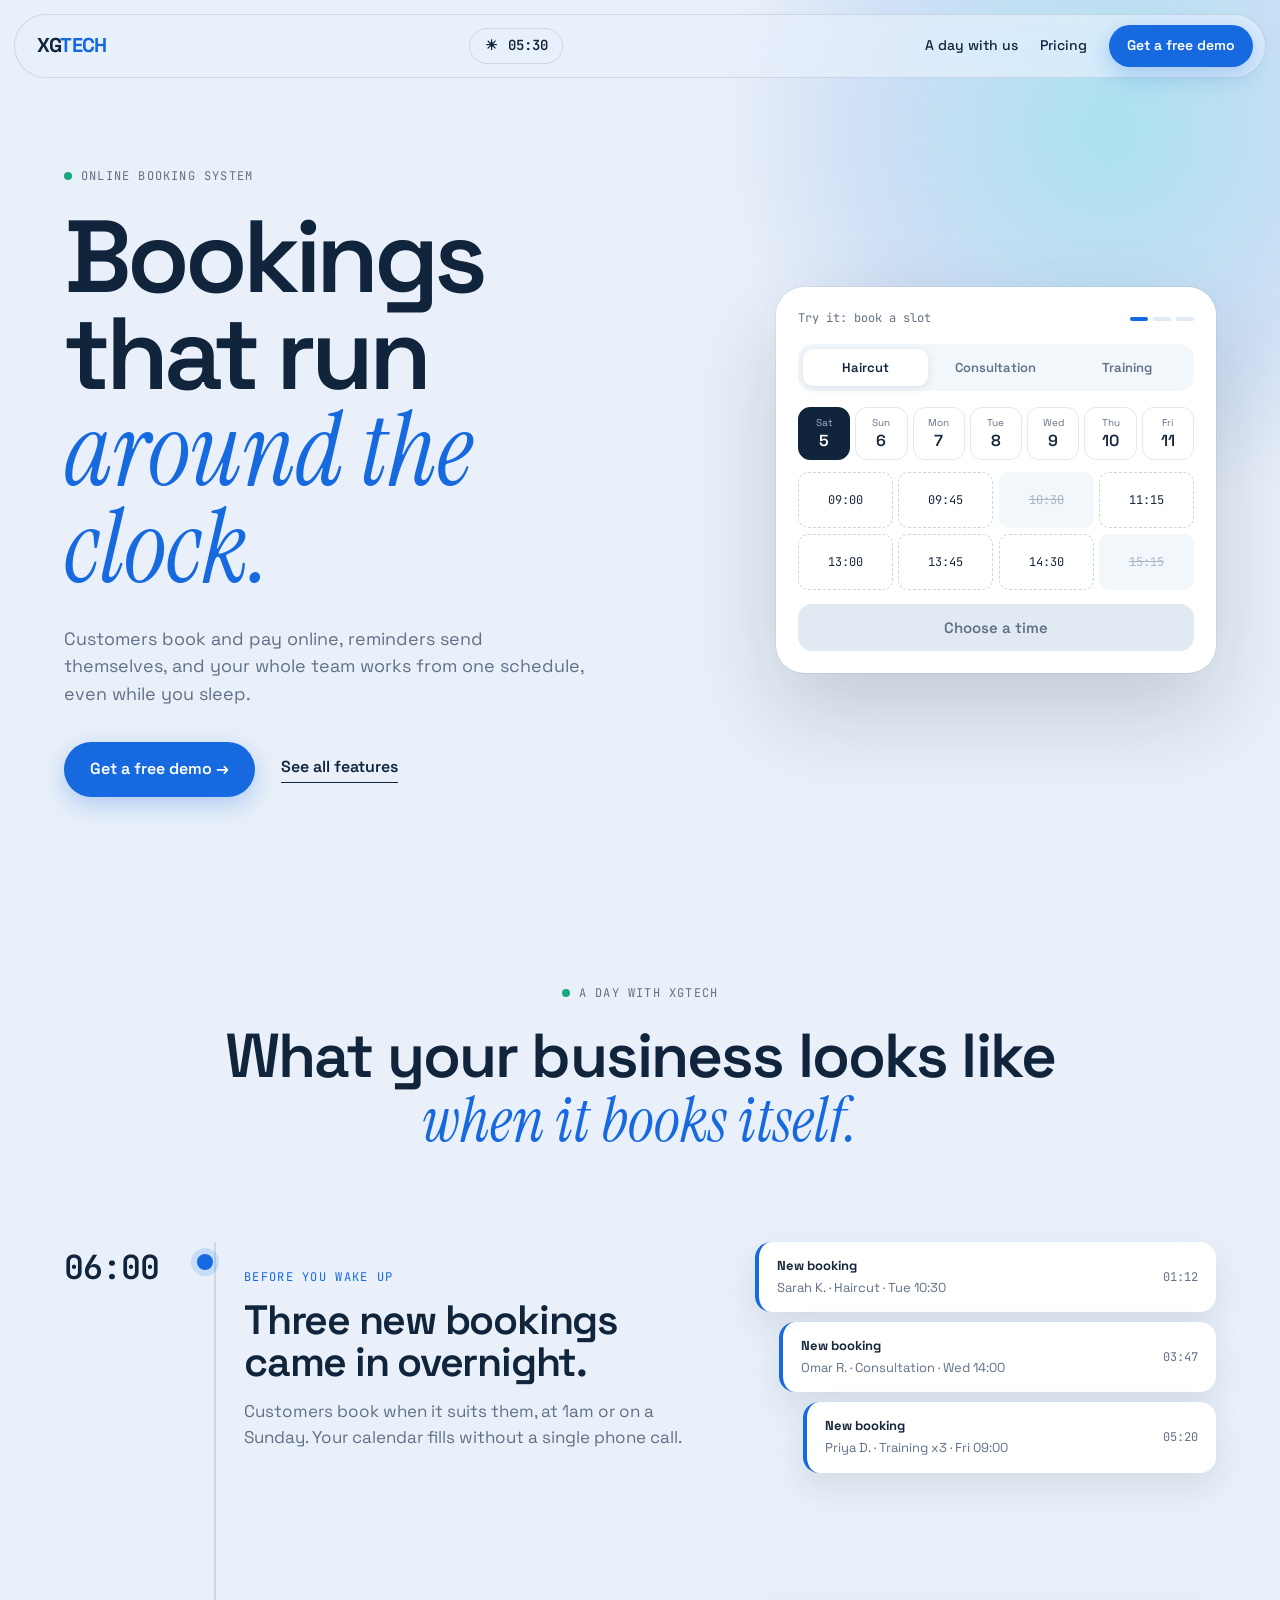
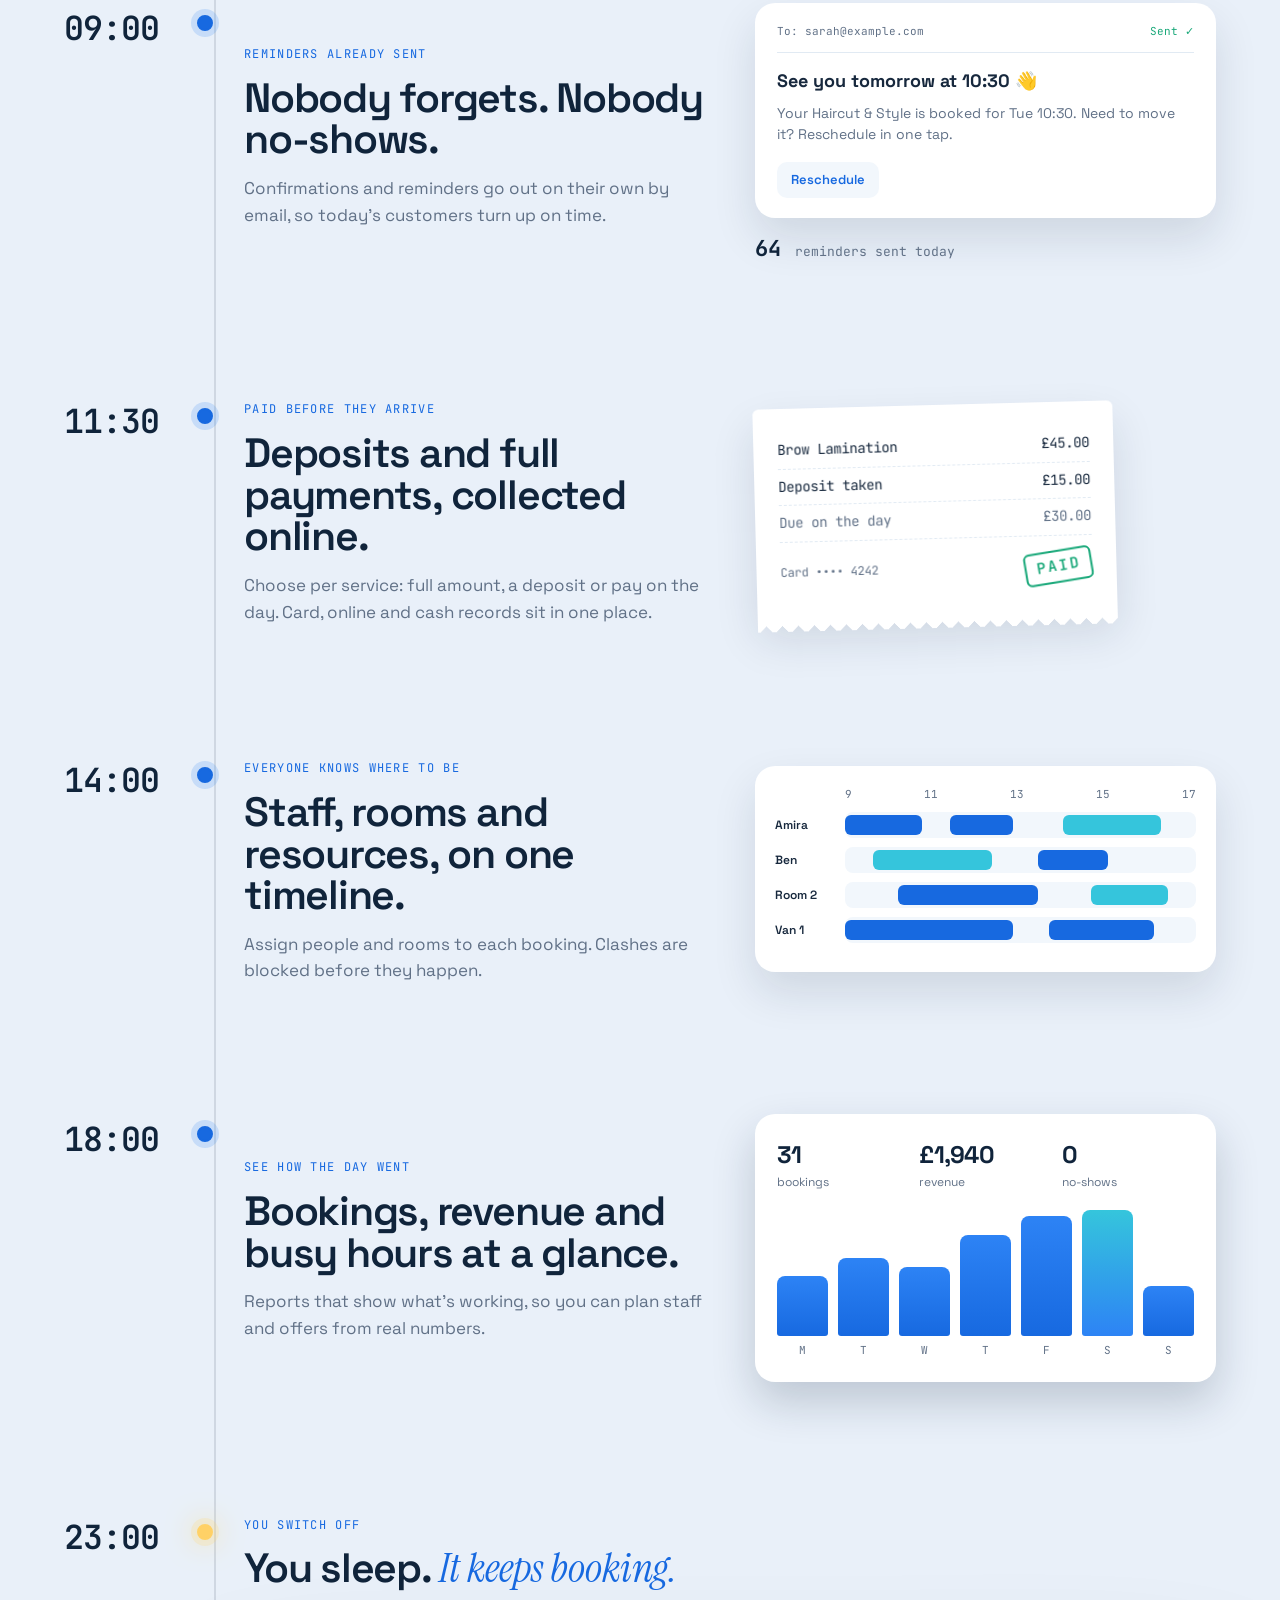
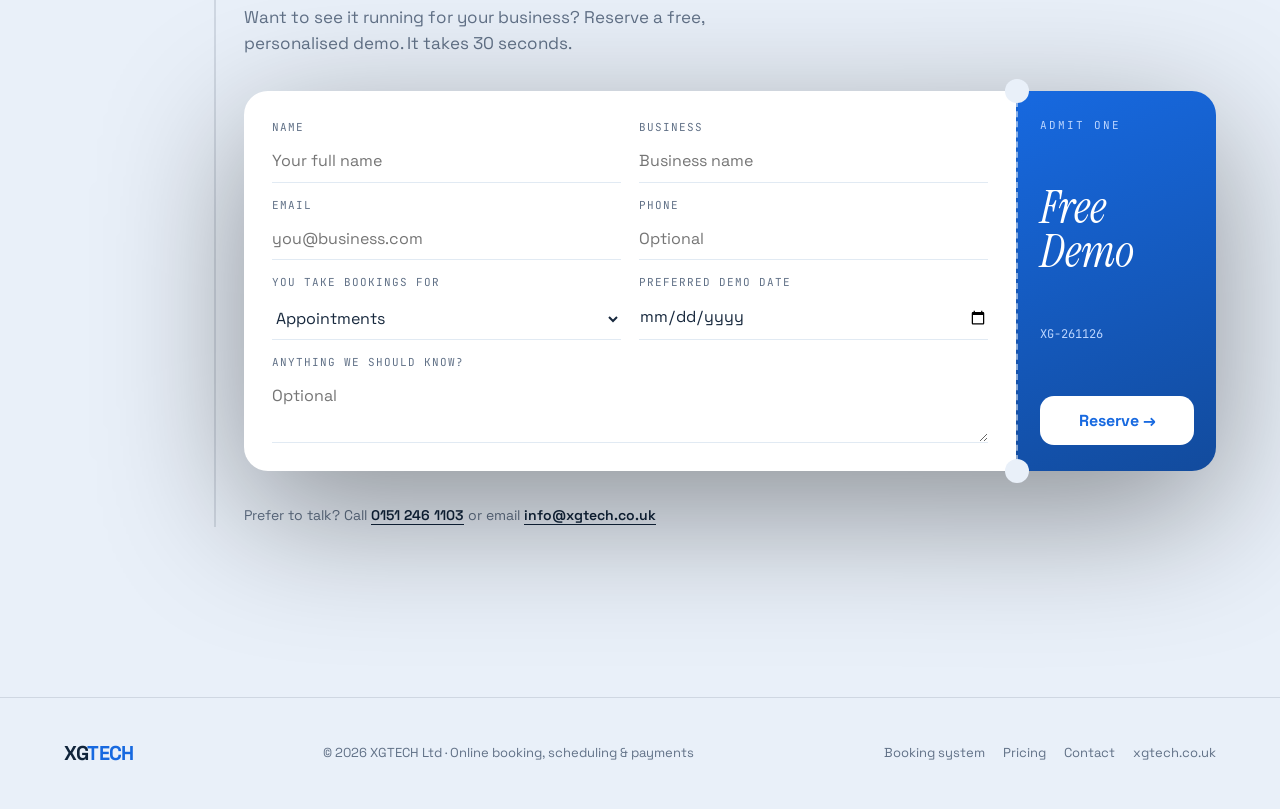
<file: docs/index.html>
<!DOCTYPE html>
<html lang="en">
<head>
  <meta charset="UTF-8">
  <meta name="viewport" content="width=device-width, initial-scale=1.0">
  <meta name="description" content="Online booking that works around the clock. Bookings, reminders, payments and scheduling in one platform by XGTECH.">
  <title>Bookings Around the Clock | XGTECH</title>
  <link rel="preconnect" href="https://fonts.googleapis.com">
  <link rel="preconnect" href="https://fonts.gstatic.com" crossorigin>
  <link href="https://fonts.googleapis.com/css2?family=Instrument+Serif:ital@0;1&family=JetBrains+Mono:wght@400;600&family=Space+Grotesk:wght@400;500;600;700&display=swap" rel="stylesheet">
  <link rel="stylesheet" href="assets/css/day.css">
</head>
<body>

<header class="bar">
  <a class="logo" href="#top">XG<span>TECH</span></a>
  <div class="clock" aria-hidden="true"><span class="clock-icon">☀</span><span class="clock-time">06:00</span></div>
  <nav class="links">
    <a href="#day">A day with us</a>
    <a href="https://xgtech.co.uk/pricing.html">Pricing</a>
    <a href="#contact" class="pill-btn">Get a free demo</a>
  </nav>
</header>

<main id="top">
  <!-- HERO -->
  <section class="hero">
    <div class="hero-copy">
      <p class="tag"><span class="dot"></span> Online booking system</p>
      <h1>Bookings that run<br><em>around the clock.</em></h1>
      <p class="lead">Customers book and pay online, reminders send themselves, and your whole team works from one schedule, even while you sleep.</p>
      <div class="hero-cta">
        <a href="#contact" class="pill-btn big">Get a free demo →</a>
        <a href="https://xgtech.co.uk/booking_sys.html" class="ghost">See all features</a>
      </div>
    </div>

    <!-- Interactive booking widget -->
    <div class="widget" id="widget" aria-label="Try a booking">
      <div class="widget-head">
        <span>Try it: book a slot</span>
        <span class="step-dots"><i class="on"></i><i></i><i></i></span>
      </div>

      <div class="w-pane" data-pane="pick">
        <div class="services" role="tablist">
          <button class="svc on" data-svc="Haircut" data-dur="45 min" data-price="£35">Haircut</button>
          <button class="svc" data-svc="Consultation" data-dur="30 min" data-price="Free">Consultation</button>
          <button class="svc" data-svc="Training" data-dur="2 hrs" data-price="£90">Training</button>
        </div>
        <div class="days" id="days"></div>
        <div class="slots" id="slots"></div>
        <button class="confirm" id="confirm" disabled>Choose a time</button>
      </div>

      <div class="w-pane ticket-pane" data-pane="done" hidden>
        <div class="mini-ticket">
          <div class="mt-top">
            <small>Booking confirmed</small>
            <strong id="t-svc">Haircut</strong>
            <span id="t-when">Tue 3 Dec · 10:30</span>
          </div>
          <div class="mt-perf"></div>
          <div class="mt-bottom">
            <span><small>Duration</small><b id="t-dur">45 min</b></span>
            <span><small>Price</small><b id="t-price">£35</b></span>
            <span><small>Reminder</small><b>Scheduled ✓</b></span>
          </div>
        </div>
        <p class="w-note">That’s what your customers see. Took you about 5 seconds.</p>
        <button class="again" id="again">↺ Book another</button>
      </div>
    </div>
  </section>

  <!-- A DAY, HOUR BY HOUR -->
  <section class="day" id="day">
    <div class="day-intro">
      <p class="tag"><span class="dot"></span> A day with XGTECH</p>
      <h2>What your business looks like <em>when it books itself.</em></h2>
    </div>

    <div class="timeline">
      <div class="spine"><div class="spine-fill"></div></div>

            <article class="moment" data-time="06:00">
        <div class="m-time">06:00</div>
        <div class="m-node"></div>
        <div class="m-body">
          <div class="m-copy">
            <small>Before you wake up</small>
            <h3>Three new bookings came in overnight.</h3>
            <p>Customers book when it suits them, at 1am or on a Sunday. Your calendar fills without a single phone call.</p>
          </div>
          <div class="m-visual v-notifs" aria-hidden="true">
                          <div class="notif"><b>New booking</b><span>Sarah K. · Haircut · Tue 10:30</span><time>01:12</time></div>
              <div class="notif"><b>New booking</b><span>Omar R. · Consultation · Wed 14:00</span><time>03:47</time></div>
              <div class="notif"><b>New booking</b><span>Priya D. · Training x3 · Fri 09:00</span><time>05:20</time></div>
                      </div>
        </div>
      </article>
            <article class="moment" data-time="09:00">
        <div class="m-time">09:00</div>
        <div class="m-node"></div>
        <div class="m-body">
          <div class="m-copy">
            <small>Reminders already sent</small>
            <h3>Nobody forgets. Nobody no-shows.</h3>
            <p>Confirmations and reminders go out on their own by email, so today’s customers turn up on time.</p>
          </div>
          <div class="m-visual v-mail" aria-hidden="true">
                          <div class="mail">
                <div class="mail-bar"><span>To: sarah@example.com</span><span class="sent">Sent ✓</span></div>
                <strong>See you tomorrow at 10:30 👋</strong>
                <p>Your Haircut & Style is booked for Tue 10:30. Need to move it? Reschedule in one tap.</p>
                <span class="mail-btn">Reschedule</span>
              </div>
              <div class="counter"><b>64</b> reminders sent today</div>
                      </div>
        </div>
      </article>
            <article class="moment" data-time="11:30">
        <div class="m-time">11:30</div>
        <div class="m-node"></div>
        <div class="m-body">
          <div class="m-copy">
            <small>Paid before they arrive</small>
            <h3>Deposits and full payments, collected online.</h3>
            <p>Choose per service: full amount, a deposit or pay on the day. Card, online and cash records sit in one place.</p>
          </div>
          <div class="m-visual v-receipt" aria-hidden="true">
                          <div class="receipt">
                <div class="r-line"><span>Brow Lamination</span><span>£45.00</span></div>
                <div class="r-line"><span>Deposit taken</span><span>£15.00</span></div>
                <div class="r-line muted"><span>Due on the day</span><span>£30.00</span></div>
                <div class="r-total"><span>Card •••• 4242</span><span class="paid">PAID</span></div>
              </div>
                      </div>
        </div>
      </article>
            <article class="moment" data-time="14:00">
        <div class="m-time">14:00</div>
        <div class="m-node"></div>
        <div class="m-body">
          <div class="m-copy">
            <small>Everyone knows where to be</small>
            <h3>Staff, rooms and resources, on one timeline.</h3>
            <p>Assign people and rooms to each booking. Clashes are blocked before they happen.</p>
          </div>
          <div class="m-visual v-gantt" aria-hidden="true">
                          <div class="gantt">
                <div class="g-hours"><span>9</span><span>11</span><span>13</span><span>15</span><span>17</span></div>
                <div class="g-row"><label>Amira</label><div class="g-track"><i style="left:0;width:22%"></i><i style="left:30%;width:18%"></i><i class="c" style="left:62%;width:28%"></i></div></div>
                <div class="g-row"><label>Ben</label><div class="g-track"><i class="c" style="left:8%;width:34%"></i><i style="left:55%;width:20%"></i></div></div>
                <div class="g-row"><label>Room 2</label><div class="g-track"><i style="left:15%;width:40%"></i><i class="c" style="left:70%;width:22%"></i></div></div>
                <div class="g-row"><label>Van 1</label><div class="g-track"><i style="left:0;width:48%"></i><i style="left:58%;width:30%"></i></div></div>
              </div>
                      </div>
        </div>
      </article>
            <article class="moment" data-time="18:00">
        <div class="m-time">18:00</div>
        <div class="m-node"></div>
        <div class="m-body">
          <div class="m-copy">
            <small>See how the day went</small>
            <h3>Bookings, revenue and busy hours at a glance.</h3>
            <p>Reports that show what’s working, so you can plan staff and offers from real numbers.</p>
          </div>
          <div class="m-visual v-chart" aria-hidden="true">
                          <div class="chart">
                <div class="c-stats"><span><b>31</b>bookings</span><span><b>£1,940</b>revenue</span><span><b>0</b>no-shows</span></div>
                <div class="bars">
                                      <div class="cbar"><i style="--h:48%"></i><span>M</span></div>
                                      <div class="cbar"><i style="--h:62%"></i><span>T</span></div>
                                      <div class="cbar"><i style="--h:55%"></i><span>W</span></div>
                                      <div class="cbar"><i style="--h:80%"></i><span>T</span></div>
                                      <div class="cbar"><i style="--h:95%"></i><span>F</span></div>
                                      <div class="cbar"><i style="--h:100%"></i><span>S</span></div>
                                      <div class="cbar"><i style="--h:40%"></i><span>S</span></div>
                                  </div>
              </div>
                      </div>
        </div>
      </article>
      
      <!-- Night + form -->
      <article class="moment night-moment" data-time="23:00" id="contact">
        <div class="m-time">23:00</div>
        <div class="m-node moon"></div>
        <div class="m-body m-body-full">
          <div class="m-copy">
            <small>You switch off</small>
            <h3>You sleep. <em>It keeps booking.</em></h3>
            <p>Want to see it running for your business? Reserve a free, personalised demo. It takes 30 seconds.</p>
          </div>

          <form class="ticket" method="post" action="submit.php" novalidate data-static data-email="info@xgtech.co.uk">
            <div class="ticket-main">
                            
              <div class="alert ok" data-static-ok hidden></div>
              <div class="alert bad" data-static-bad hidden></div>
                            <input type="hidden" name="source" value="index.php">
              <input type="text" name="website" class="hp" tabindex="-1" autocomplete="off" aria-hidden="true">

              <div class="t-grid">
                <label class="f">Name
                  <input type="text" name="name" value="" placeholder="Your full name" required>
                                  </label>
                <label class="f">Business
                  <input type="text" name="business" value="" placeholder="Business name">
                </label>
                <label class="f">Email
                  <input type="email" name="email" value="" placeholder="you@business.com" required>
                                  </label>
                <label class="f">Phone
                  <input type="tel" name="phone" value="" placeholder="Optional">
                                  </label>
                <label class="f">You take bookings for
                  <select name="service">
                                          <option value="Appointments">Appointments</option>
                                          <option value="Classes &amp; Training">Classes &amp; Training</option>
                                          <option value="Events">Events</option>
                                          <option value="Rooms &amp; Resources">Rooms &amp; Resources</option>
                                          <option value="Something else">Something else</option>
                                      </select>
                </label>
                <label class="f">Preferred demo date
                  <input type="date" name="date" min="2026-11-26" value="">
                                  </label>
                <label class="f wide">Anything we should know?
                  <textarea name="message" rows="2" placeholder="Optional"></textarea>
                </label>
              </div>
            </div>
            <div class="ticket-stub">
              <small>Admit one</small>
              <strong>Free<br>Demo</strong>
              <span class="stub-code">XG-261126</span>
              <button type="submit" class="stub-btn">Reserve →</button>
            </div>
          </form>

          <p class="alt-contact">Prefer to talk? Call <a href="tel:01512461103">0151 246 1103</a> or email <a href="mailto:info@xgtech.co.uk">info@xgtech.co.uk</a></p>
        </div>
      </article>
    </div>
  </section>
</main>

<footer class="foot">
  <a class="logo" href="#top">XG<span>TECH</span></a>
  <span>© 2026 XGTECH Ltd · Online booking, scheduling &amp; payments</span>
  <span class="foot-links">
    <a href="https://xgtech.co.uk/booking_sys.html">Booking system</a>
    <a href="https://xgtech.co.uk/pricing.html">Pricing</a>
    <a href="https://xgtech.co.uk/contact.php">Contact</a>
    <a href="https://xgtech.co.uk/">xgtech.co.uk</a>
  </span>
</footer>

<script src="assets/js/day.js"></script>
<script src="assets/js/static-form.js"></script></body>
</html>
</file>
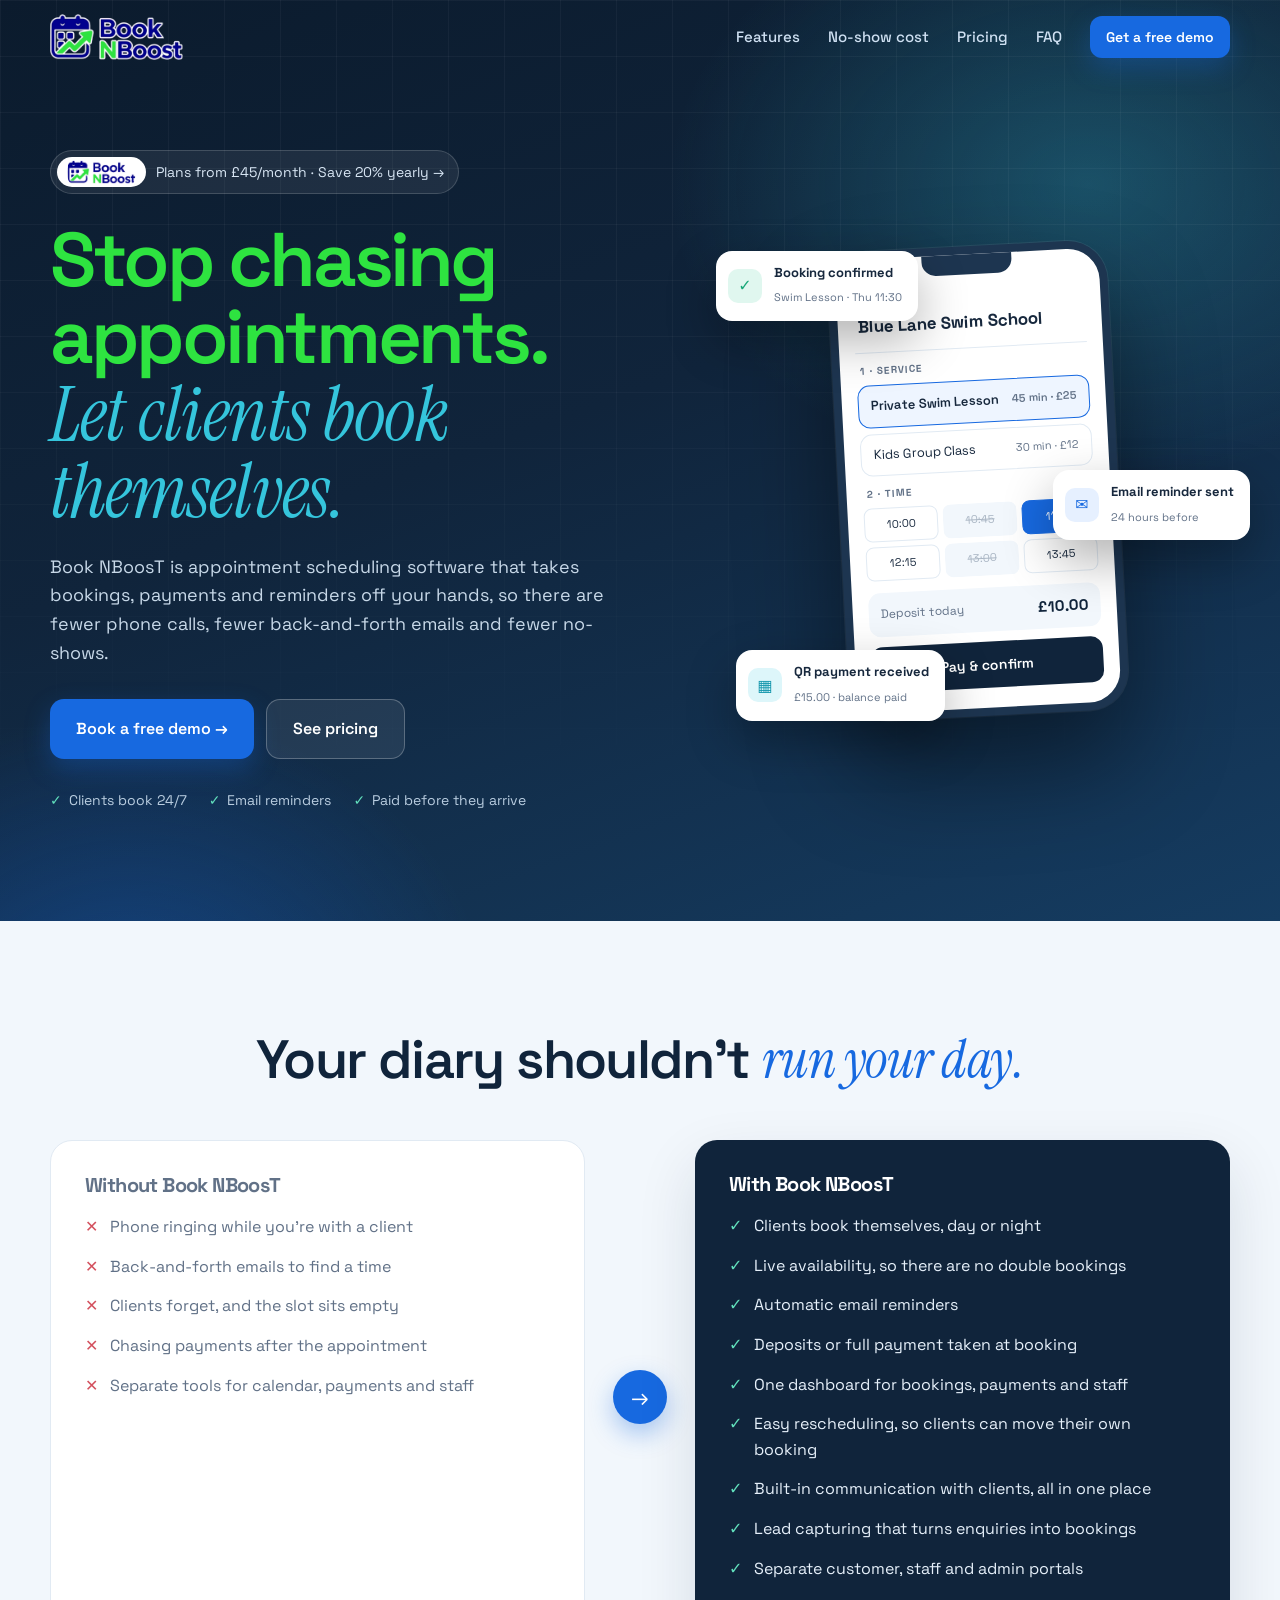
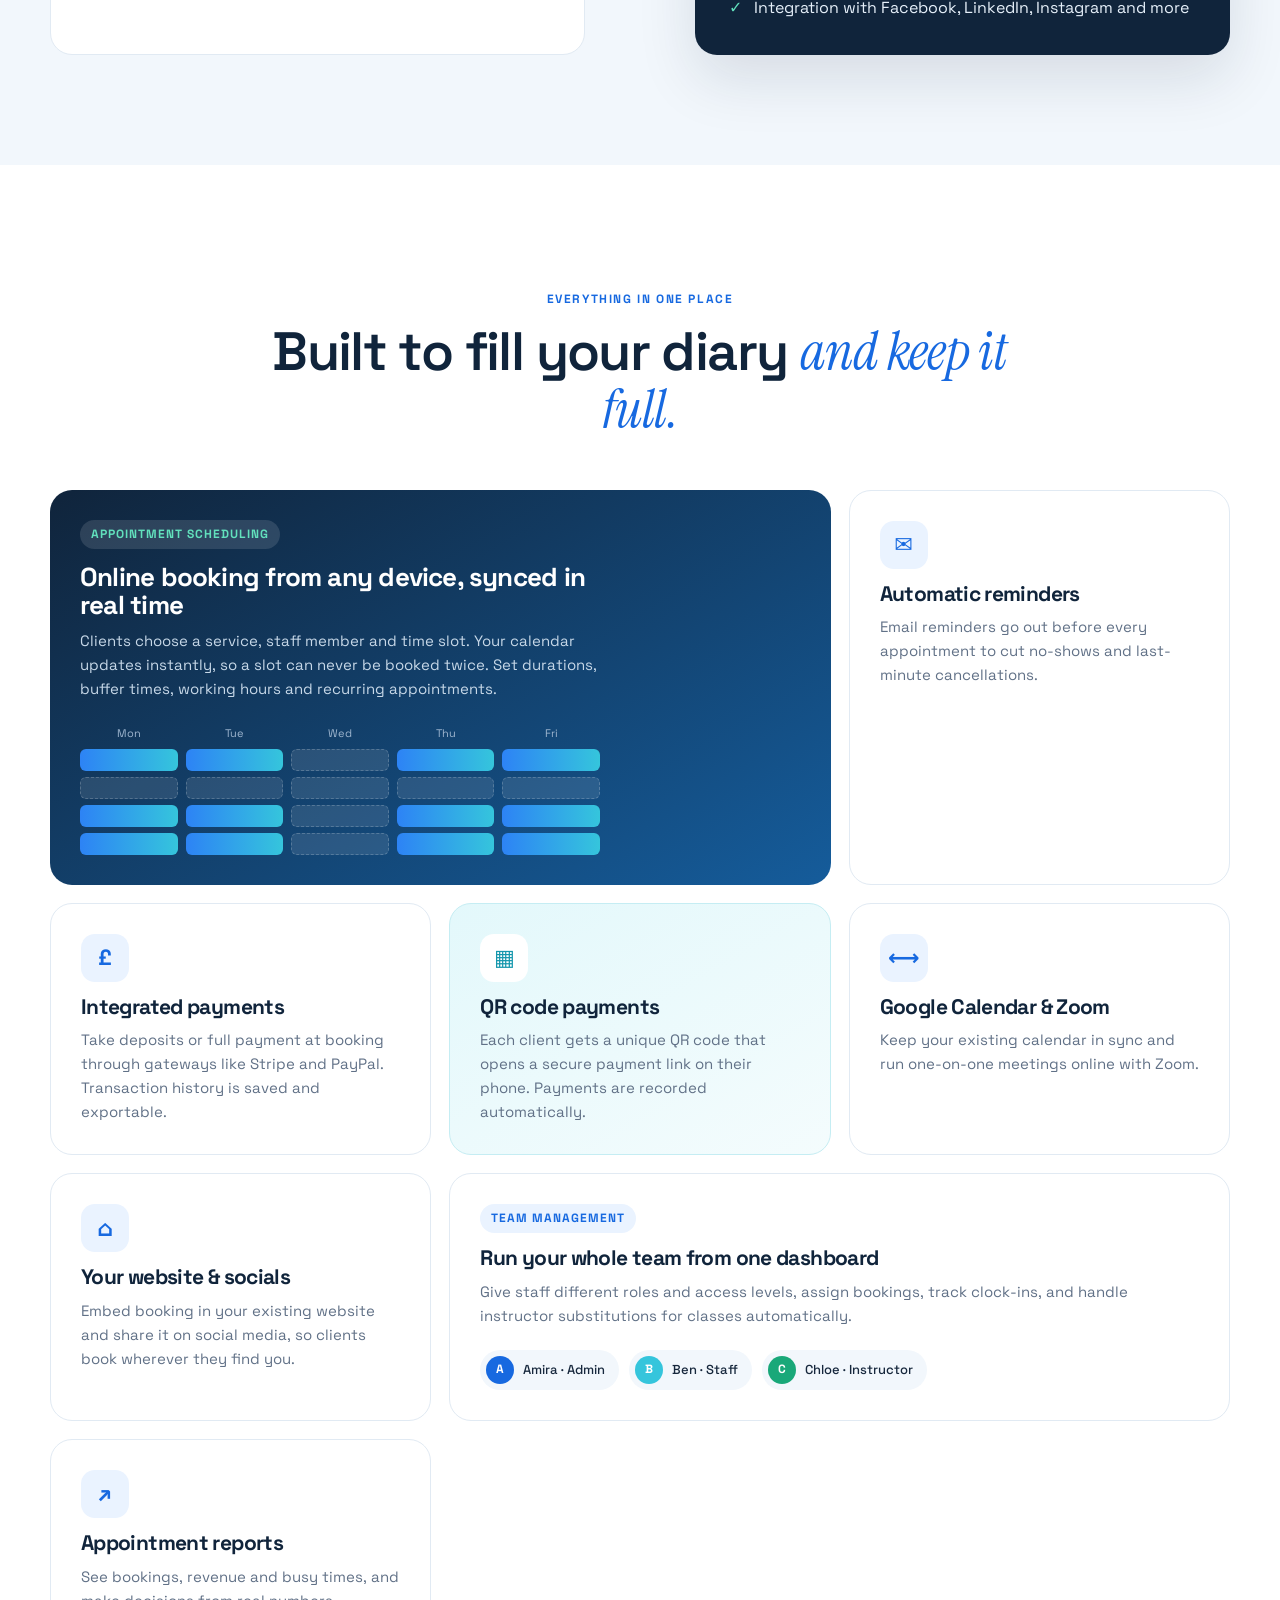
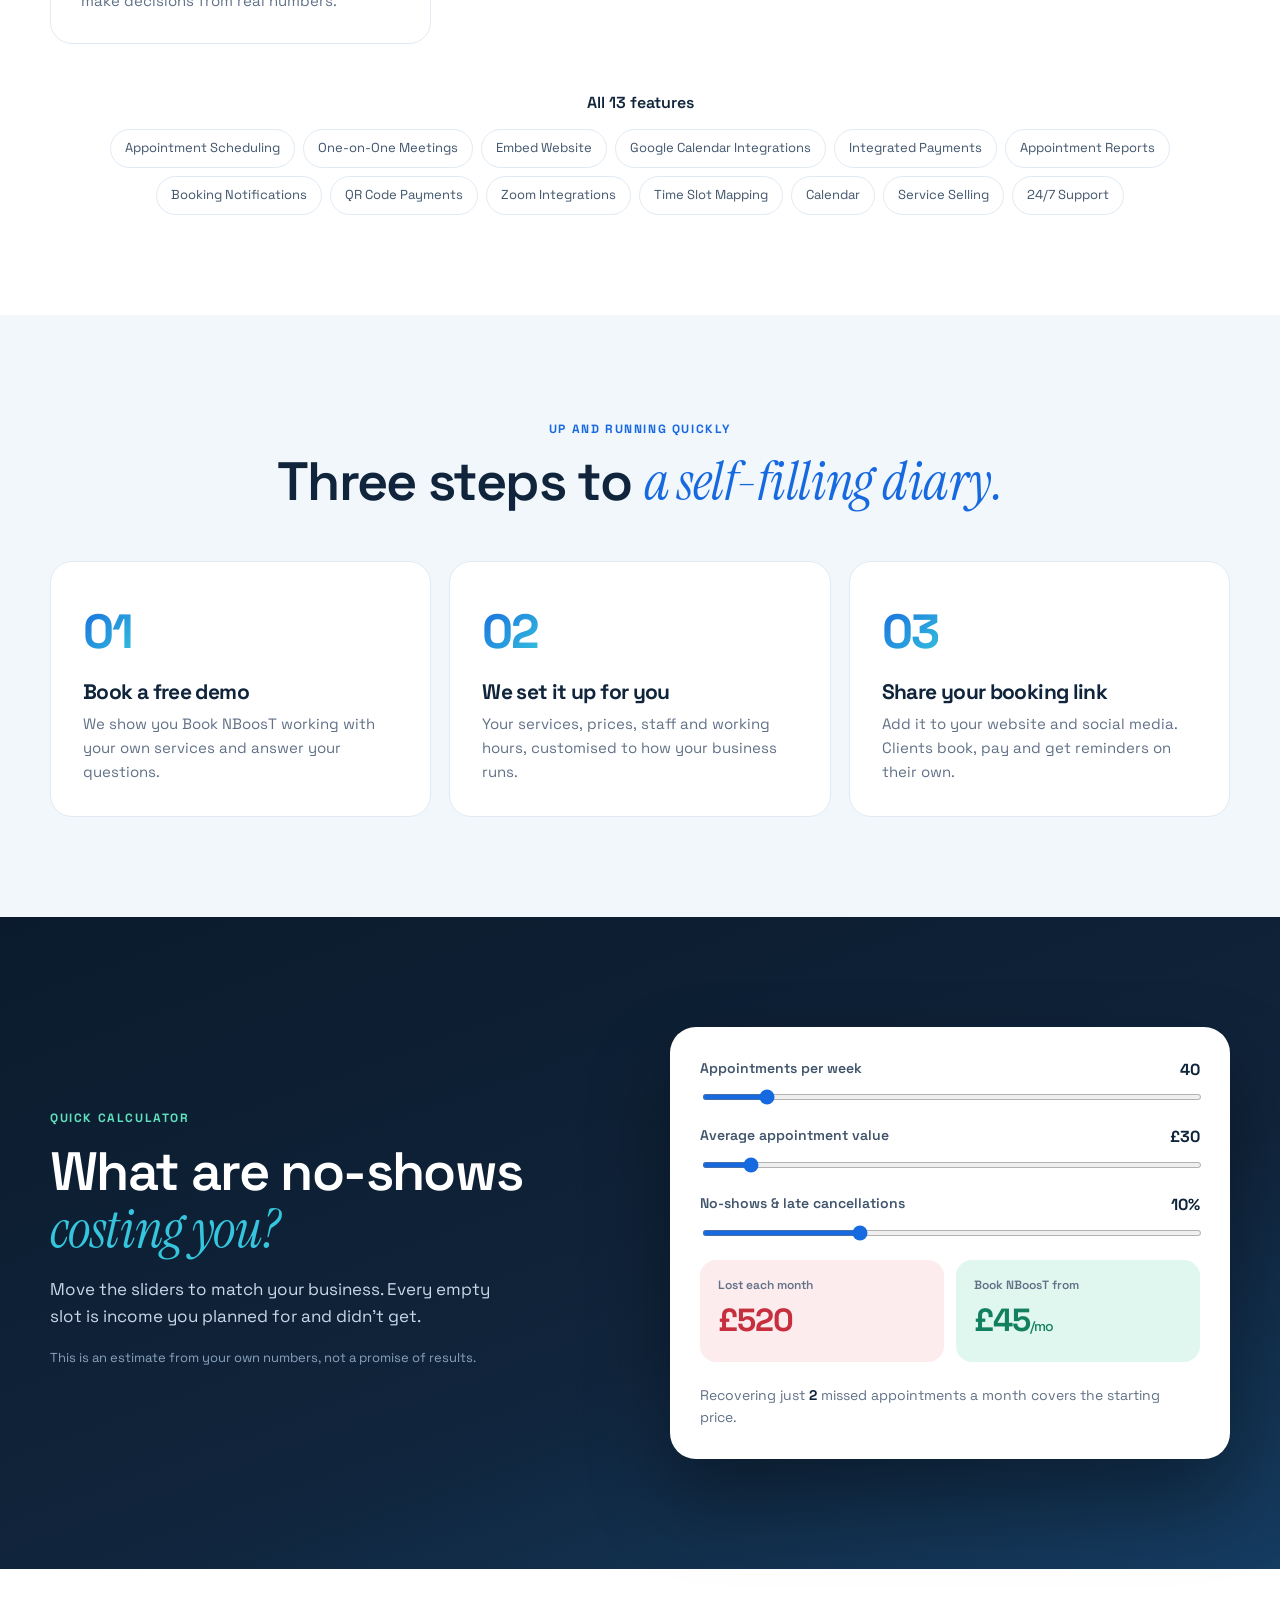
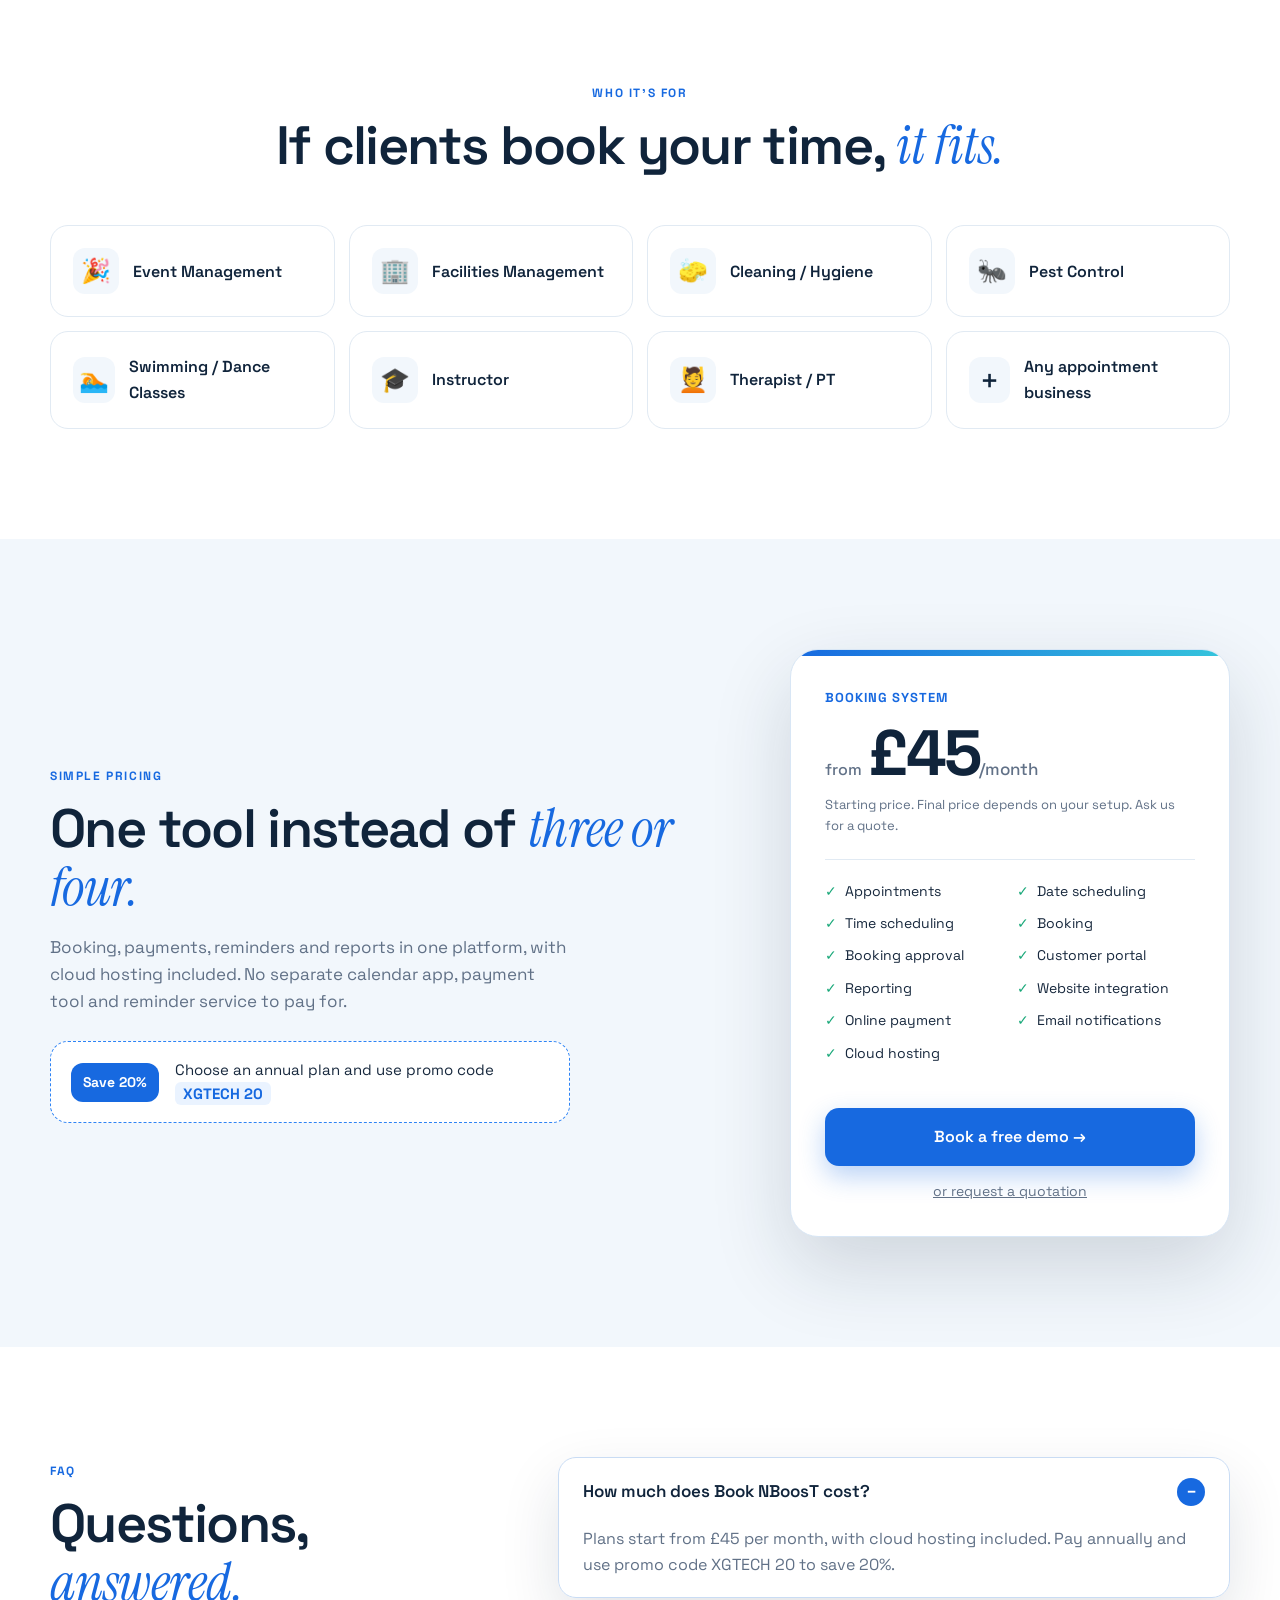
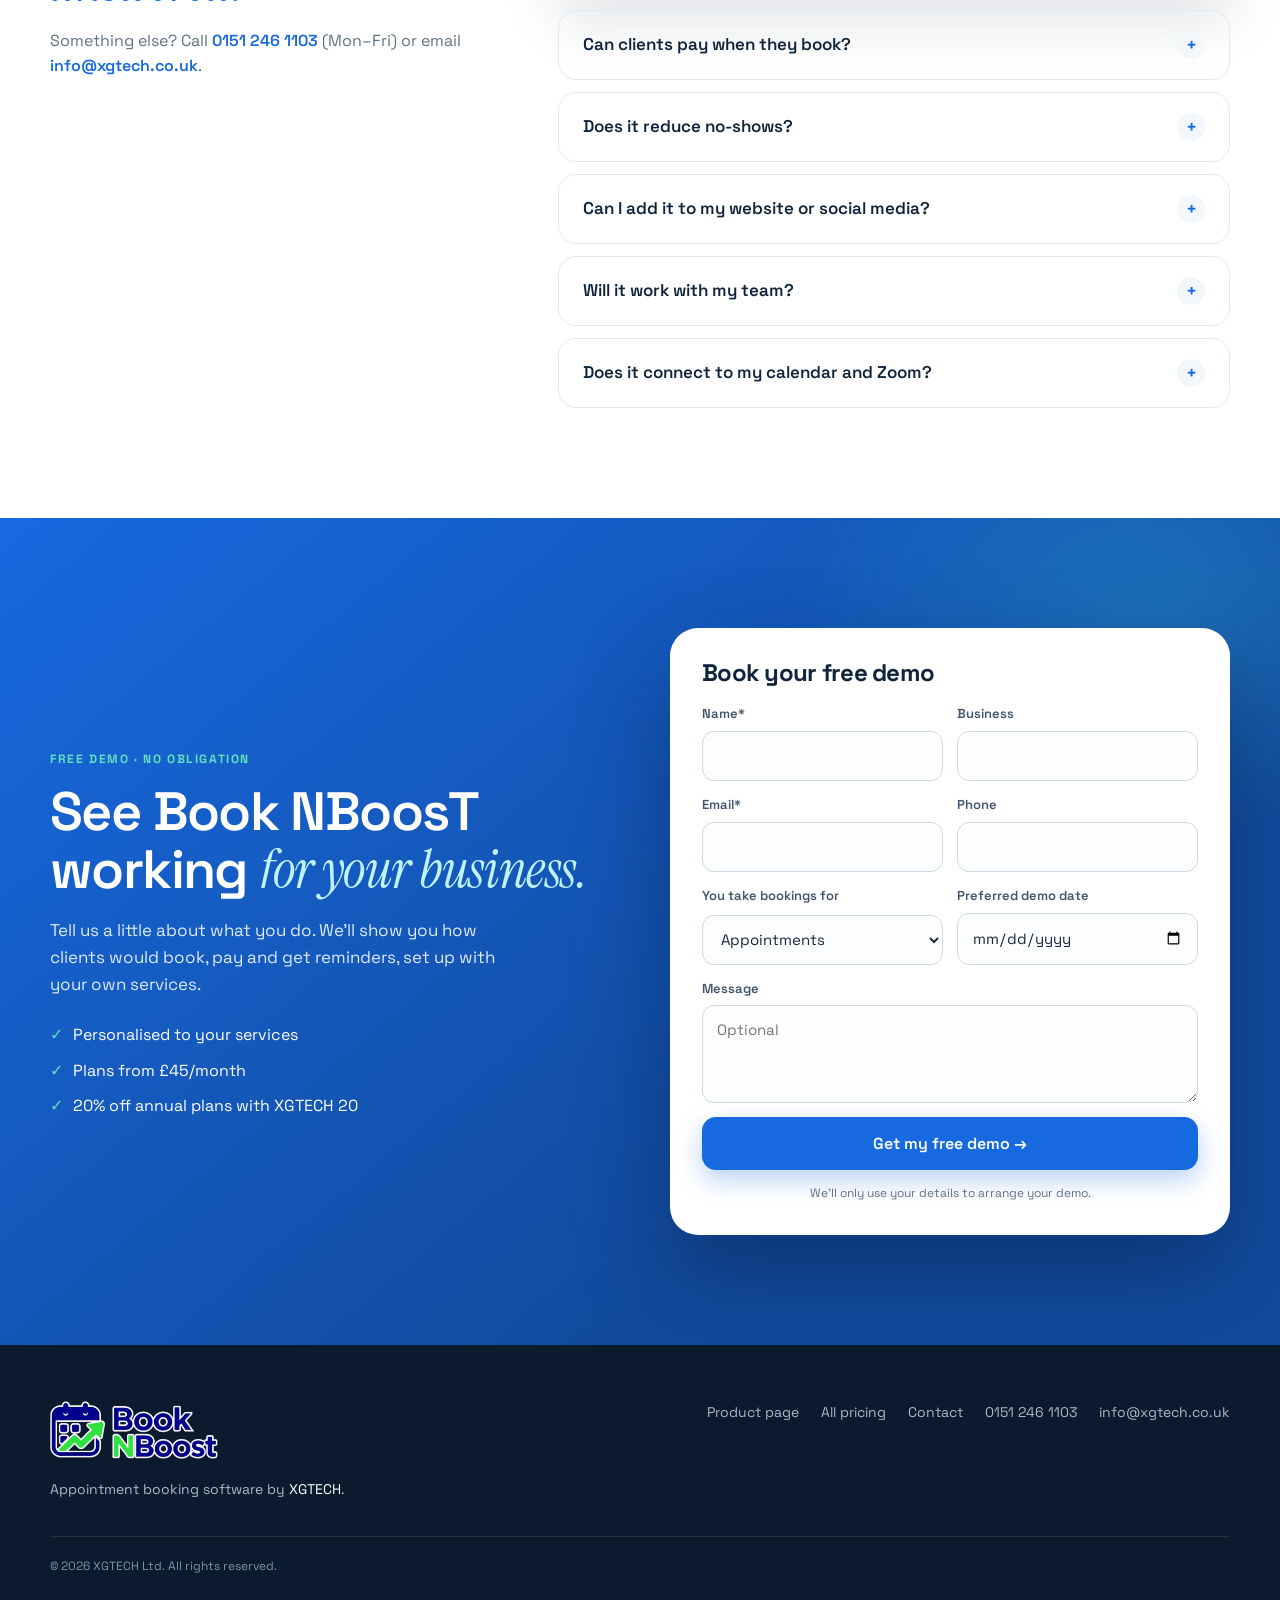
<file: docs/book-nboost.html>
<!DOCTYPE html>
<html lang="en">
<head>
  <meta charset="UTF-8">
  <meta name="viewport" content="width=device-width, initial-scale=1.0">
  <title>Book NBoosT: Appointment Booking Software from £45/month | XGTECH</title>
  <meta name="description" content="Book NBoosT lets clients book, pay and get reminders online. Appointment scheduling, payments, QR codes, Google Calendar and Zoom from £45/month.">
  <meta property="og:title" content="Book NBoosT: let clients book themselves">
  <meta property="og:description" content="Online appointment booking, payments and reminders from £45/month. Book a free demo.">
  <link rel="preconnect" href="https://fonts.googleapis.com">
  <link rel="preconnect" href="https://fonts.gstatic.com" crossorigin>
  <link href="https://fonts.googleapis.com/css2?family=Instrument+Serif:ital@0;1&family=Space+Grotesk:wght@400;500;600;700&display=swap" rel="stylesheet">
  <link rel="stylesheet" href="assets/css/nboost.css?v=1795689286">
  <link rel="icon" type="image/png" href="assets/img/book-nboost-icon.png">
  <meta property="og:image" content="https://shorifa1234.github.io/booking-system-xgtech/assets/img/book-nboost-logo.png">
</head>
<body>

<header class="nav" id="nav">
  <div class="wrap nav-in">
    <a class="brand" href="#top"><img src="assets/img/book-nboost-logo.png" alt="Book NBoost" width="324" height="112"></a>
    <nav class="nav-links" id="navLinks">
      <a href="#features">Features</a>
      <a href="#cost">No-show cost</a>
      <a href="#pricing">Pricing</a>
      <a href="#faq">FAQ</a>
      <a href="https://www.xgtech.co.uk/booking.html" class="btn btn-sm">Get a free demo</a>
    </nav>
    <button class="burger" id="burger" aria-label="Open menu" aria-expanded="false"><span></span><span></span></button>
  </div>
</header>

<main id="top">

  <!-- HERO -->
  <section class="hero">
    <div class="wrap hero-in">
      <div class="hero-copy">
        <a class="price-chip" href="#pricing"><img class="chip-logo" src="assets/img/book-nboost-logo.png" alt="Book NBoost" width="324" height="112"> Plans from £45/month · Save 20% yearly →</a>
        <h1><span class="grad">Stop chasing appointments.</span> <em>Let clients book themselves.</em></h1>
        <p class="sub">Book NBoosT is appointment scheduling software that takes bookings, payments and reminders off your hands, so there are fewer phone calls, fewer back-and-forth emails and fewer no-shows.</p>
        <div class="hero-btns">
          <a href="#contact" class="btn btn-lg">Book a free demo →</a>
          <a href="#pricing" class="btn btn-lg btn-glass">See pricing</a>
        </div>
        <ul class="hero-ticks">
          <li>Clients book 24/7</li><li>Email reminders</li><li>Paid before they arrive</li>
        </ul>
      </div>

      <div class="hero-visual" aria-hidden="true">
        <div class="phone">
          <div class="notch"></div>
          <div class="ph-head"><small>Book with</small><b>Blue Lane Swim School</b></div>
          <div class="ph-step">1 · Service</div>
          <div class="ph-svc on"><span>Private Swim Lesson</span><span>45 min · £25</span></div>
          <div class="ph-svc"><span>Kids Group Class</span><span>30 min · £12</span></div>
          <div class="ph-step">2 · Time</div>
          <div class="ph-slots"><i>10:00</i><i class="x">10:45</i><i class="on">11:30</i><i>12:15</i><i class="x">13:00</i><i>13:45</i></div>
          <div class="ph-pay"><span>Deposit today</span><b>£10.00</b></div>
          <div class="ph-btn">Pay & confirm</div>
        </div>
        <div class="float f1"><span class="ic ic-green">✓</span><div><b>Booking confirmed</b><small>Swim Lesson · Thu 11:30</small></div></div>
        <div class="float f2"><span class="ic ic-blue">✉</span><div><b>Email reminder sent</b><small>24 hours before</small></div></div>
        <div class="float f3"><span class="ic ic-cyan">▦</span><div><b>QR payment received</b><small>£15.00 · balance paid</small></div></div>
      </div>
    </div>
  </section>

  <!-- PROBLEM / SOLUTION -->
  <section class="swap">
    <div class="wrap">
      <h2 class="center">Your diary shouldn’t <em>run your day.</em></h2>
      <div class="swap-grid">
        <div class="swap-col before">
          <h3>Without Book NBoosT</h3>
          <ul>
            <li>Phone ringing while you’re with a client</li>
            <li>Back-and-forth emails to find a time</li>
            <li>Clients forget, and the slot sits empty</li>
            <li>Chasing payments after the appointment</li>
            <li>Separate tools for calendar, payments and staff</li>
          </ul>
        </div>
        <div class="swap-arrow">→</div>
        <div class="swap-col after">
          <h3>With Book NBoosT</h3>
          <ul>
            <li>Clients book themselves, day or night</li>
            <li>Live availability, so there are no double bookings</li>
            <li>Automatic email reminders</li>
            <li>Deposits or full payment taken at booking</li>
            <li>One dashboard for bookings, payments and staff</li>
            <li>Easy rescheduling, so clients can move their own booking</li>
            <li>Built-in communication with clients, all in one place</li>
            <li>Lead capturing that turns enquiries into bookings</li>
            <li>Separate customer, staff and admin portals</li>
            <li>Integration with Facebook, LinkedIn, Instagram and more</li>
          </ul>
        </div>
      </div>
    </div>
  </section>

  <!-- FEATURES BENTO -->
  <section class="features" id="features">
    <div class="wrap">
      <div class="head">
        <span class="eyebrow">Everything in one place</span>
        <h2>Built to fill your diary <em>and keep it full.</em></h2>
      </div>

      <div class="bento">
        <article class="tile t-wide t-dark">
          <span class="t-tag">Appointment scheduling</span>
          <h3>Online booking from any device, synced in real time</h3>
          <p>Clients choose a service, staff member and time slot. Your calendar updates instantly, so a slot can never be booked twice. Set durations, buffer times, working hours and recurring appointments.</p>
          <div class="mini-cal">
                          <div class="mc-col"><small>Mon</small>
                                  <i class="busy"></i>
                                  <i class=""></i>
                                  <i class="busy"></i>
                                  <i class="busy"></i>
                              </div>
                          <div class="mc-col"><small>Tue</small>
                                  <i class="busy"></i>
                                  <i class=""></i>
                                  <i class="busy"></i>
                                  <i class="busy"></i>
                              </div>
                          <div class="mc-col"><small>Wed</small>
                                  <i class=""></i>
                                  <i class=""></i>
                                  <i class=""></i>
                                  <i class=""></i>
                              </div>
                          <div class="mc-col"><small>Thu</small>
                                  <i class="busy"></i>
                                  <i class=""></i>
                                  <i class="busy"></i>
                                  <i class="busy"></i>
                              </div>
                          <div class="mc-col"><small>Fri</small>
                                  <i class="busy"></i>
                                  <i class=""></i>
                                  <i class="busy"></i>
                                  <i class="busy"></i>
                              </div>
                      </div>
        </article>

        <article class="tile">
          <span class="ic-big">✉</span>
          <h3>Automatic reminders</h3>
          <p>Email reminders go out before every appointment to cut no-shows and last-minute cancellations.</p>
        </article>

        <article class="tile">
          <span class="ic-big">£</span>
          <h3>Integrated payments</h3>
          <p>Take deposits or full payment at booking through gateways like Stripe and PayPal. Transaction history is saved and exportable.</p>
        </article>

        <article class="tile t-cyan">
          <span class="ic-big">▦</span>
          <h3>QR code payments</h3>
          <p>Each client gets a unique QR code that opens a secure payment link on their phone. Payments are recorded automatically.</p>
        </article>

        <article class="tile">
          <span class="ic-big">⟷</span>
          <h3>Google Calendar & Zoom</h3>
          <p>Keep your existing calendar in sync and run one-on-one meetings online with Zoom.</p>
        </article>

        <article class="tile">
          <span class="ic-big">⌂</span>
          <h3>Your website & socials</h3>
          <p>Embed booking in your existing website and share it on social media, so clients book wherever they find you.</p>
        </article>

        <article class="tile t-wide">
          <span class="t-tag">Team management</span>
          <h3>Run your whole team from one dashboard</h3>
          <p>Give staff different roles and access levels, assign bookings, track clock-ins, and handle instructor substitutions for classes automatically.</p>
          <div class="team">
            <span><i style="--c:#1769e0">A</i>Amira · Admin</span>
            <span><i style="--c:#35c5dc">B</i>Ben · Staff</span>
            <span><i style="--c:#19a879">C</i>Chloe · Instructor</span>
          </div>
        </article>

        <article class="tile">
          <span class="ic-big">↗</span>
          <h3>Appointment reports</h3>
          <p>See bookings, revenue and busy times, and make decisions from real numbers.</p>
        </article>
      </div>

      <div class="all-feat">
        <p>All 13 features</p>
        <div class="chips">
                      <a href="https://xgtech.co.uk/booking_sys-f1.html" target="_blank" rel="noopener">Appointment Scheduling</a>
                      <a href="https://xgtech.co.uk/booking_sys-f2.html" target="_blank" rel="noopener">One-on-One Meetings</a>
                      <a href="https://xgtech.co.uk/booking_sys-f3.html" target="_blank" rel="noopener">Embed Website</a>
                      <a href="https://xgtech.co.uk/booking_sys-f4.html" target="_blank" rel="noopener">Google Calendar Integrations</a>
                      <a href="https://xgtech.co.uk/booking_sys-f5.html" target="_blank" rel="noopener">Integrated Payments</a>
                      <a href="https://xgtech.co.uk/booking_sys-f6.html" target="_blank" rel="noopener">Appointment Reports</a>
                      <a href="https://xgtech.co.uk/booking_sys-f7.html" target="_blank" rel="noopener">Booking Notifications</a>
                      <a href="https://xgtech.co.uk/booking_sys-f8.html" target="_blank" rel="noopener">QR Code Payments</a>
                      <a href="https://xgtech.co.uk/booking_sys-f9.html" target="_blank" rel="noopener">Zoom Integrations</a>
                      <a href="https://xgtech.co.uk/booking_sys-f10.html" target="_blank" rel="noopener">Time Slot Mapping</a>
                      <a href="https://xgtech.co.uk/booking_sys-f11.html" target="_blank" rel="noopener">Calendar</a>
                      <a href="https://xgtech.co.uk/booking_sys-f12.html" target="_blank" rel="noopener">Service Selling</a>
                      <a href="https://xgtech.co.uk/booking_sys-f13.html" target="_blank" rel="noopener">24/7 Support</a>
                  </div>
      </div>
    </div>
  </section>

  <!-- HOW IT WORKS -->
  <section class="how">
    <div class="wrap">
      <div class="head">
        <span class="eyebrow">Up and running quickly</span>
        <h2>Three steps to <em>a self-filling diary.</em></h2>
      </div>
      <ol class="how-steps">
        <li><b>01</b><h3>Book a free demo</h3><p>We show you Book NBoosT working with your own services and answer your questions.</p></li>
        <li><b>02</b><h3>We set it up for you</h3><p>Your services, prices, staff and working hours, customised to how your business runs.</p></li>
        <li><b>03</b><h3>Share your booking link</h3><p>Add it to your website and social media. Clients book, pay and get reminders on their own.</p></li>
      </ol>
    </div>
  </section>

  <!-- NO-SHOW CALCULATOR -->
  <section class="cost" id="cost">
    <div class="wrap cost-in">
      <div class="cost-copy">
        <span class="eyebrow eyebrow-light">Quick calculator</span>
        <h2>What are no-shows <em>costing you?</em></h2>
        <p>Move the sliders to match your business. Every empty slot is income you planned for and didn’t get.</p>
        <p class="fine">This is an estimate from your own numbers, not a promise of results.</p>
      </div>
      <div class="calc" id="calc">
        <label>Appointments per week <output id="o-apts">40</output>
          <input type="range" id="apts" min="5" max="300" step="5" value="40">
        </label>
        <label>Average appointment value <output id="o-val">£30</output>
          <input type="range" id="val" min="5" max="300" step="5" value="30">
        </label>
        <label>No-shows & late cancellations <output id="o-rate">10%</output>
          <input type="range" id="rate" min="1" max="30" step="1" value="10">
        </label>
        <div class="calc-out">
          <div><small>Lost each month</small><b id="loss">£520</b></div>
          <div><small>Book NBoosT from</small><b>£45<span>/mo</span></b></div>
        </div>
        <p class="calc-note" id="calc-note">Recovering just <b>2</b> missed appointments a month covers the starting price.</p>
      </div>
    </div>
  </section>

  <!-- SECTORS -->
  <section class="sectors">
    <div class="wrap">
      <div class="head">
        <span class="eyebrow">Who it’s for</span>
        <h2>If clients book your time, <em>it fits.</em></h2>
      </div>
      <div class="sector-grid">
                  <div class="sector"><span>🎉</span>Event Management</div>
                  <div class="sector"><span>🏢</span>Facilities Management</div>
                  <div class="sector"><span>🧽</span>Cleaning / Hygiene</div>
                  <div class="sector"><span>🐜</span>Pest Control</div>
                  <div class="sector"><span>🏊</span>Swimming / Dance Classes</div>
                  <div class="sector"><span>🎓</span>Instructor</div>
                  <div class="sector"><span>💆</span>Therapist / PT</div>
                  <div class="sector"><span>＋</span>Any appointment business</div>
              </div>
    </div>
  </section>

  <!-- PRICING -->
  <section class="pricing" id="pricing">
    <div class="wrap pricing-in">
      <div class="price-copy">
        <span class="eyebrow">Simple pricing</span>
        <h2>One tool instead of <em>three or four.</em></h2>
        <p>Booking, payments, reminders and reports in one platform, with cloud hosting included. No separate calendar app, payment tool and reminder service to pay for.</p>
        <div class="promo">
          <span>Save 20%</span>
          <p>Choose an annual plan and use promo code <code>XGTECH 20</code></p>
        </div>
      </div>

      <div class="plan">
        <div class="plan-top">
          <small>Booking System</small>
          <div class="plan-price"><span class="from">from</span>£45<span class="per">/month</span></div>
          <p>Starting price. Final price depends on your setup. Ask us for a quote.</p>
        </div>
        <ul class="plan-list">
          <li>Appointments</li><li>Date scheduling</li><li>Time scheduling</li><li>Booking</li><li>Booking approval</li><li>Customer portal</li><li>Reporting</li><li>Website integration</li><li>Online payment</li><li>Email notifications</li><li>Cloud hosting</li>        </ul>
        <a href="#contact" class="btn btn-lg btn-block">Book a free demo →</a>
        <a href="https://xgtech.co.uk/contact.php" class="plan-link">or request a quotation</a>
      </div>
    </div>
  </section>

  <!-- FAQ -->
  <section class="faq" id="faq">
    <div class="wrap faq-in">
      <div class="head left">
        <span class="eyebrow">FAQ</span>
        <h2>Questions, <em>answered.</em></h2>
        <p>Something else? Call <a href="tel:01512461103">0151 246 1103</a> (Mon–Fri) or email <a href="mailto:info@xgtech.co.uk">info@xgtech.co.uk</a>.</p>
      </div>
      <div class="faq-list">
                  <details open><summary>How much does Book NBoosT cost?</summary><p>Plans start from £45 per month, with cloud hosting included. Pay annually and use promo code XGTECH 20 to save 20%.</p></details>
                  <details><summary>Can clients pay when they book?</summary><p>Yes. Take full payment or a deposit at booking through gateways such as Stripe and PayPal, or let clients pay at the appointment, including by QR code.</p></details>
                  <details><summary>Does it reduce no-shows?</summary><p>Clients get automatic email reminders before their appointment, so fewer people forget or cancel at the last minute.</p></details>
                  <details><summary>Can I add it to my website or social media?</summary><p>Yes. Book NBoosT can be embedded in your existing website and linked from your social media pages, so clients book wherever they find you.</p></details>
                  <details><summary>Will it work with my team?</summary><p>Yes. Give staff different roles and access levels, assign bookings to staff members, track clock-ins and handle class substitutions from one dashboard.</p></details>
                  <details><summary>Does it connect to my calendar and Zoom?</summary><p>Yes. Book NBoosT integrates with Google Calendar and Zoom, so online meetings and existing calendars stay in sync.</p></details>
              </div>
    </div>
  </section>

  <!-- FINAL CTA + FORM -->
  <section class="final" id="contact">
    <div class="wrap final-in">
      <div class="final-copy">
        <span class="eyebrow eyebrow-light">Free demo · No obligation</span>
        <h2>See Book NBoosT working <em>for your business.</em></h2>
        <p>Tell us a little about what you do. We’ll show you how clients would book, pay and get reminders, set up with your own services.</p>
        <ul class="final-ticks">
          <li>Personalised to your services</li>
          <li>Plans from £45/month</li>
          <li>20% off annual plans with XGTECH 20</li>
        </ul>
      </div>

      <form class="form" method="post" action="submit.php" novalidate data-static data-email="info@xgtech.co.uk">
        <h3>Book your free demo</h3>
                        <div class="alert ok" data-static-ok hidden></div>
        <div class="alert bad" data-static-bad hidden></div>

                <input type="hidden" name="source" value="book-nboost.php">
        <input type="text" name="website" class="hp" tabindex="-1" autocomplete="off" aria-hidden="true">

        <div class="row">
          <label>Name*
            <input type="text" name="name" value="" required>
                      </label>
          <label>Business
            <input type="text" name="business" value="">
          </label>
        </div>
        <div class="row">
          <label>Email*
            <input type="email" name="email" value="" required>
                      </label>
          <label>Phone
            <input type="tel" name="phone" value="">
                      </label>
        </div>
        <div class="row">
          <label>You take bookings for
            <select name="service">
                              <option value="Appointments">Appointments</option>
                              <option value="Classes &amp; Training">Classes &amp; Training</option>
                              <option value="Events">Events</option>
                              <option value="Rooms &amp; Resources">Rooms &amp; Resources</option>
                              <option value="Something else">Something else</option>
                          </select>
          </label>
          <label>Preferred demo date
            <input type="date" name="date" min="2026-11-26" value="">
                      </label>
        </div>
        <label>Message
          <textarea name="message" rows="3" placeholder="Optional"></textarea>
        </label>
        <button type="submit" class="btn btn-lg btn-block">Get my free demo →</button>
        <p class="form-fine">We’ll only use your details to arrange your demo.</p>
      </form>
    </div>
  </section>
</main>

<footer class="foot">
  <div class="wrap foot-in">
    <div>
      <a class="brand brand-foot" href="#top"><img src="assets/img/book-nboost-logo.png" alt="Book NBoost" width="324" height="112" loading="lazy"></a>
      <p>Appointment booking software by <a href="https://xgtech.co.uk/">XGTECH</a>.</p>
    </div>
    <div class="foot-links">
      <a href="https://xgtech.co.uk/booking_sys.html">Product page</a>
      <a href="https://xgtech.co.uk/pricing.html">All pricing</a>
      <a href="https://xgtech.co.uk/contact.php">Contact</a>
      <a href="tel:01512461103">0151 246 1103</a>
      <a href="mailto:info@xgtech.co.uk">info@xgtech.co.uk</a>
    </div>
  </div>
  <div class="wrap copy">© 2026 XGTECH Ltd. All rights reserved.</div>
</footer>

<!-- Sticky mobile CTA -->
<a href="#contact" class="sticky-cta" id="stickyCta">Book a free demo · from £45/mo →</a>

<script src="assets/js/nboost.js?v=1795609114"></script>
<script src="assets/js/static-form.js?v=1795608969"></script></body>
</html>
</file>
<file: docs/assets/css/day.css>
/* "Around the clock" design. Palette from booking,py */
:root{
  --navy:#10243b;--navy2:#173653;--blue:#1769e0;--blue2:#2d83f5;--cyan:#35c5dc;
  --ink:#17283d;--muted:#617187;--pale:#f2f7fc;--line:#e1eaf3;--green:#19a879;--night:#0b1b2d;
  /* driven by JS as the page scrolls through the day */
  --bg:#f2f7fc;--fg:#10243b;--fg2:#617187;--edge:rgba(16,36,59,.12);--accent:#1769e0;
  --sans:"Space Grotesk",system-ui,-apple-system,"Segoe UI",Arial,sans-serif;
  --serif:"Instrument Serif",Georgia,serif;
  --mono:"JetBrains Mono",ui-monospace,Consolas,monospace;
}
*{box-sizing:border-box}
html{scroll-behavior:smooth;overflow-x:clip}
body{overflow-x:clip}
[id]{scroll-margin-top:90px}
body{margin:0;font-family:var(--sans);background:var(--bg);color:var(--fg);line-height:1.55;transition:background-color .25s linear,color .25s linear;-webkit-font-smoothing:antialiased}
a{color:inherit;text-decoration:none}
em{font-family:var(--serif);font-style:italic;font-weight:400;letter-spacing:0}
button{font-family:inherit;cursor:pointer}

/* Header */
.bar{position:fixed;inset:14px 14px auto;z-index:50;display:flex;align-items:center;justify-content:space-between;gap:16px;padding:10px 12px 10px 22px;border-radius:999px;background:color-mix(in srgb,var(--bg) 70%,transparent);backdrop-filter:blur(14px) saturate(1.4);border:1px solid var(--edge)}
.logo{font-weight:700;font-size:20px;letter-spacing:-.8px}
.logo span{color:var(--accent)}
.clock{display:flex;align-items:center;gap:8px;font-family:var(--mono);font-size:14px;font-weight:600;padding:6px 14px;border-radius:999px;border:1px solid var(--edge)}
.clock-icon{width:16px;text-align:center}
.links{display:flex;align-items:center;gap:22px;font-size:14px;font-weight:500}
.links a:not(.pill-btn):hover{color:var(--blue2)}
.pill-btn{display:inline-flex;align-items:center;gap:8px;background:var(--blue);color:#fff!important;padding:10px 18px;border-radius:999px;font-weight:600;font-size:14px;transition:transform .15s,background .15s;box-shadow:0 8px 24px rgba(23,105,224,.28)}
.pill-btn:hover{background:#0e56c3;transform:translateY(-2px)}
.pill-btn.big{padding:15px 26px;font-size:16px}

/* Shared */
.tag{display:inline-flex;align-items:center;gap:9px;font-family:var(--mono);font-size:12px;text-transform:uppercase;letter-spacing:1.2px;color:var(--fg2);margin:0 0 22px}
.dot{width:8px;height:8px;border-radius:50%;background:var(--green);box-shadow:0 0 0 0 rgba(25,168,121,.6);animation:ping 2s infinite}
@keyframes ping{70%{box-shadow:0 0 0 9px rgba(25,168,121,0)}100%{box-shadow:0 0 0 0 rgba(25,168,121,0)}}
h1,h2,h3{letter-spacing:-.03em;line-height:1.02;margin:0}
h2{font-size:clamp(34px,5vw,62px);font-weight:600}
h2 em,h1 em,h3 em{color:var(--accent)}

/* Hero */
.hero{min-height:100vh;display:grid;grid-template-columns:1.15fr .85fr;gap:60px;align-items:center;padding:130px max(24px,5vw) 70px;position:relative;overflow:hidden}
.hero:before{content:"";position:absolute;width:780px;height:780px;right:-220px;top:-260px;border-radius:50%;background:radial-gradient(circle,rgba(53,197,220,.35),rgba(23,105,224,.12) 45%,transparent 70%);filter:blur(10px);pointer-events:none}
.hero-copy{position:relative}
h1{font-size:clamp(48px,8vw,118px);font-weight:600;letter-spacing:-.05em;line-height:.95}
h1 em{display:inline-block;padding-right:.08em}
.lead{font-size:clamp(17px,1.4vw,20px);color:var(--fg2);max-width:520px;margin:28px 0 34px}
.hero-cta{display:flex;align-items:center;gap:26px;flex-wrap:wrap}
.ghost{font-weight:600;border-bottom:1.5px solid currentColor;padding-bottom:2px}
.ghost:hover{color:var(--blue)}

/* Booking widget */
.widget{position:relative;background:#fff;color:var(--ink);border-radius:28px;padding:22px;box-shadow:0 40px 90px rgba(16,36,59,.18),0 0 0 1px rgba(16,36,59,.05);max-width:440px;justify-self:end;width:100%}
.widget-head{display:flex;justify-content:space-between;align-items:center;font-family:var(--mono);font-size:12px;color:var(--muted);margin-bottom:16px}
.step-dots{display:flex;gap:5px}
.step-dots i{width:18px;height:4px;border-radius:4px;background:var(--line);transition:background .3s}
.step-dots i.on{background:var(--blue)}
.services{display:flex;gap:6px;background:var(--pale);padding:5px;border-radius:14px}
.svc{flex:1;border:0;background:none;padding:10px 6px;border-radius:10px;font-size:13px;font-weight:600;color:var(--muted);transition:.2s}
.svc.on{background:#fff;color:var(--navy);box-shadow:0 2px 8px rgba(16,36,59,.1)}
.days{display:grid;grid-template-columns:repeat(7,1fr);gap:5px;margin:16px 0 12px}
.day-btn{border:1px solid var(--line);background:#fff;border-radius:12px;padding:8px 0;display:grid;gap:1px;font-size:10px;color:var(--muted);transition:.15s}
.day-btn b{font-size:16px;color:var(--ink);font-weight:600}
.day-btn:hover{border-color:var(--blue2)}
.day-btn.on{background:var(--navy);border-color:var(--navy);color:#9fb6cf}
.day-btn.on b{color:#fff}
.slots{display:grid;grid-template-columns:repeat(4,1fr);gap:6px;min-height:118px}
.slot{border:1px dashed #c8d6e6;background:#fff;border-radius:10px;padding:9px 0;font-family:var(--mono);font-size:12px;color:var(--ink);transition:.15s}
.slot:hover:not(:disabled){border-style:solid;border-color:var(--blue);color:var(--blue)}
.slot:disabled{background:var(--pale);color:#aab6c4;border-color:transparent;text-decoration:line-through;cursor:not-allowed}
.slot.on{background:var(--blue);border:1px solid var(--blue);color:#fff}
.slot{animation:pop .3s both}
@keyframes pop{from{opacity:0;transform:scale(.9)}}
.confirm{width:100%;margin-top:14px;border:0;border-radius:14px;padding:14px;background:var(--blue);color:#fff;font-weight:600;font-size:15px;transition:.2s}
.confirm:disabled{background:var(--line);color:var(--muted);cursor:not-allowed}
.confirm:not(:disabled):hover{background:#0e56c3}

.ticket-pane{animation:pop .4s both}
.mini-ticket{background:linear-gradient(140deg,var(--navy),#155c9b);color:#fff;border-radius:18px;overflow:hidden}
.mt-top{padding:22px;display:grid;gap:4px}
.mt-top small{font-family:var(--mono);font-size:11px;color:#62e1bd;text-transform:uppercase;letter-spacing:1px}
.mt-top strong{font-size:30px;letter-spacing:-.03em}
.mt-top span{color:#c7d8e8}
.mt-perf{height:0;border-top:2px dashed rgba(255,255,255,.25);margin:0 14px;position:relative}
.mt-perf:before,.mt-perf:after{content:"";position:absolute;top:-11px;width:20px;height:20px;border-radius:50%;background:#fff}
.mt-perf:before{left:-24px}.mt-perf:after{right:-24px}
.mt-bottom{display:grid;grid-template-columns:repeat(3,1fr);padding:16px 22px 20px;gap:8px}
.mt-bottom small{display:block;font-size:10px;color:#9fb6cf}
.mt-bottom b{font-size:13px}
.w-note{font-size:13px;color:var(--muted);text-align:center;margin:16px 0 10px}
.again{width:100%;border:1px solid var(--line);background:#fff;border-radius:14px;padding:12px;font-weight:600;color:var(--navy)}
.again:hover{border-color:var(--blue);color:var(--blue)}

/* The day timeline */
.day{padding:80px max(24px,5vw) 40px}
.day-intro{max-width:900px;margin:0 auto 90px;text-align:center}
.day-intro .tag{justify-content:center}
.timeline{position:relative;max-width:1180px;margin:0 auto}
.spine{position:absolute;left:150px;top:0;bottom:0;width:2px;background:var(--edge)}
.spine-fill{position:absolute;left:0;top:0;width:100%;height:0;background:linear-gradient(var(--cyan),var(--blue));box-shadow:0 0 12px var(--cyan)}
.moment{display:grid;grid-template-columns:120px 60px 1fr;align-items:start;margin-bottom:130px;opacity:.25;transform:translateY(30px);transition:opacity .6s,transform .6s}
.moment.in{opacity:1;transform:none}
.m-time{font-family:var(--mono);font-size:clamp(26px,2.6vw,36px);font-weight:600;position:sticky;top:110px;letter-spacing:-1px}
.m-node{width:16px;height:16px;border-radius:50%;background:var(--bg);border:2px solid var(--accent);margin:12px 0 0 13px;position:sticky;top:122px;z-index:1;transition:background .3s}
.moment.in .m-node{background:var(--accent);box-shadow:0 0 0 6px rgba(45,131,245,.18)}
.m-node.moon{border-color:#ffd166}
.moment.in .m-node.moon{background:#ffd166;box-shadow:0 0 0 6px rgba(255,209,102,.18),0 0 30px #ffd166}
.m-body{display:grid;grid-template-columns:1fr 1fr;gap:50px;align-items:center}
.m-copy small{font-family:var(--mono);font-size:12px;text-transform:uppercase;letter-spacing:1.3px;color:var(--accent)}
.m-copy h3{font-size:clamp(28px,3.2vw,44px);font-weight:600;margin:12px 0 14px}
.m-copy p{color:var(--fg2);font-size:17px;margin:0;max-width:460px}
.m-visual{color:var(--ink)}

/* visuals */
.v-notifs{display:grid;gap:10px}
.notif{background:#fff;border-radius:16px;padding:14px 18px;display:grid;grid-template-columns:1fr auto;gap:2px 14px;box-shadow:0 14px 34px rgba(16,36,59,.1);border-left:4px solid var(--blue)}
.notif:nth-child(2){margin-left:24px}.notif:nth-child(3){margin-left:48px}
.notif b{font-size:13px}.notif span{grid-column:1;font-size:13px;color:var(--muted)}
.notif time{grid-row:1/3;grid-column:2;align-self:center;font-family:var(--mono);font-size:12px;color:var(--muted)}
.mail{background:#fff;border-radius:20px;padding:20px 22px;box-shadow:0 20px 44px rgba(16,36,59,.12)}
.mail-bar{display:flex;justify-content:space-between;font-family:var(--mono);font-size:11px;color:var(--muted);border-bottom:1px solid var(--line);padding-bottom:12px;margin-bottom:14px}
.sent{color:var(--green)}
.mail strong{font-size:18px}
.mail p{font-size:14px;color:var(--muted);margin:8px 0 16px}
.mail-btn{display:inline-block;background:var(--pale);color:var(--blue);font-weight:600;font-size:13px;padding:8px 14px;border-radius:10px}
.counter{margin-top:14px;font-family:var(--mono);font-size:13px;color:var(--fg2)}
.counter b{color:var(--fg);font-size:22px;margin-right:6px}
.receipt{background:#fff;padding:24px 24px 30px;font-family:var(--mono);font-size:14px;box-shadow:0 20px 44px rgba(16,36,59,.12);max-width:360px;position:relative;transform:rotate(-1.5deg);border-radius:6px 6px 0 0}
.receipt:after{content:"";position:absolute;left:0;right:0;bottom:-12px;height:12px;background:linear-gradient(135deg,#fff 50%,transparent 50%) 0 0/16px 12px,linear-gradient(225deg,#fff 50%,transparent 50%) 0 0/16px 12px}
.r-line{display:flex;justify-content:space-between;padding:7px 0;border-bottom:1px dashed var(--line)}
.r-line.muted{color:var(--muted)}
.r-total{display:flex;justify-content:space-between;align-items:center;margin-top:14px;font-size:12px;color:var(--muted)}
.paid{border:2px solid var(--green);color:var(--green);font-weight:600;padding:3px 10px;border-radius:6px;transform:rotate(-8deg);font-size:15px;letter-spacing:2px}
.gantt{background:#fff;border-radius:20px;padding:20px;box-shadow:0 20px 44px rgba(16,36,59,.12)}
.g-hours{display:flex;justify-content:space-between;margin-left:70px;font-family:var(--mono);font-size:11px;color:var(--muted);margin-bottom:8px}
.g-row{display:grid;grid-template-columns:62px 1fr;gap:8px;align-items:center;margin:9px 0}
.g-row label{font-size:12px;font-weight:600}
.g-track{position:relative;height:26px;background:var(--pale);border-radius:8px}
.g-track i{position:absolute;top:3px;bottom:3px;border-radius:6px;background:var(--blue);transform-origin:left;transform:scaleX(0);transition:transform .8s cubic-bezier(.2,.8,.2,1)}
.g-track i.c{background:var(--cyan)}
.moment.in .g-track i{transform:scaleX(1)}
.g-row:nth-child(3) i{transition-delay:.1s}.g-row:nth-child(4) i{transition-delay:.2s}.g-row:nth-child(5) i{transition-delay:.3s}
.chart{background:#fff;border-radius:20px;padding:22px;box-shadow:0 20px 44px rgba(16,36,59,.2)}
.c-stats{display:grid;grid-template-columns:repeat(3,1fr);gap:10px;margin-bottom:18px}
.c-stats span{font-size:12px;color:var(--muted)}
.c-stats b{display:block;font-size:24px;color:var(--navy);letter-spacing:-.03em}
.bars{display:grid;grid-template-columns:repeat(7,1fr);gap:10px;height:150px;align-items:end}
.cbar{height:100%;display:grid;grid-template-rows:1fr auto;gap:6px;text-align:center;font-family:var(--mono);font-size:11px;color:var(--muted)}
.cbar i{align-self:end;height:var(--h);border-radius:8px 8px 3px 3px;background:linear-gradient(var(--blue2),var(--blue));transform-origin:bottom;transform:scaleY(0);transition:transform .9s cubic-bezier(.2,.8,.2,1)}
.cbar:nth-child(6) i{background:linear-gradient(var(--cyan),var(--blue2))}
.moment.in .cbar i{transform:scaleY(1)}

/* Night: ticket form */
.m-body-full{grid-template-columns:1fr;gap:34px}
.night-moment .m-copy p{max-width:560px}
.ticket{display:grid;grid-template-columns:1fr 200px;filter:drop-shadow(0 40px 70px rgba(0,0,0,.4));color:var(--ink)}
.ticket-main{background:#fff;border-radius:24px 0 0 24px;padding:28px;position:relative}
.ticket-stub{background:linear-gradient(160deg,var(--blue),#124b9d);color:#fff;border-radius:0 24px 24px 0;padding:26px 22px;display:flex;flex-direction:column;justify-content:space-between;gap:18px;position:relative;border-left:2px dashed rgba(255,255,255,.5)}
.ticket-stub:before,.ticket-stub:after{content:"";position:absolute;left:-13px;width:24px;height:24px;border-radius:50%;background:var(--bg)}
.ticket-stub:before{top:-12px}.ticket-stub:after{bottom:-12px}
.ticket-stub small{font-family:var(--mono);font-size:11px;letter-spacing:2px;text-transform:uppercase;color:#bcd6ff}
.ticket-stub strong{font-family:var(--serif);font-weight:400;font-style:italic;font-size:46px;line-height:.95}
.stub-code{font-family:var(--mono);font-size:12px;color:#bcd6ff}
.stub-btn{border:0;background:#fff;color:var(--blue);font-weight:700;font-size:16px;padding:14px;border-radius:14px;transition:.2s}
.stub-btn:hover{background:#ffd166;color:var(--navy);transform:translateY(-2px)}
.t-grid{display:grid;grid-template-columns:1fr 1fr;gap:14px 18px}
.f{display:grid;gap:5px;font-family:var(--mono);font-size:11px;text-transform:uppercase;letter-spacing:1px;color:var(--muted)}
.f.wide{grid-column:1/-1}
.f input,.f select,.f textarea{font:inherit;font-family:var(--sans);text-transform:none;letter-spacing:0;font-size:16px;color:var(--ink);border:0;border-bottom:1.5px solid var(--line);padding:8px 0;background:transparent;border-radius:0;transition:border-color .2s;width:100%}
.f textarea{resize:vertical}
.f input:focus,.f select:focus,.f textarea:focus{outline:0;border-color:var(--blue)}
.err{color:#d23b4a;text-transform:none;letter-spacing:0;font-family:var(--sans);font-size:12px}
.alert{border-radius:12px;padding:12px 14px;font-size:14px;font-weight:500;margin-bottom:18px}
.alert.ok{background:#e4f8f1;color:#12805e}
.alert.bad{background:#fdecee;color:#c62f3d}
.hp{position:absolute;left:-9999px;width:1px;height:1px;opacity:0}
.alt-contact{color:var(--fg2);font-size:14px;margin:0}
.alt-contact a{color:var(--fg);font-weight:600;border-bottom:1px solid currentColor}

.foot{display:flex;justify-content:space-between;align-items:center;gap:20px;flex-wrap:wrap;padding:40px max(24px,5vw);border-top:1px solid var(--edge);font-size:13px;color:var(--fg2)}
.foot .logo{color:var(--fg)}

/* Responsive */
@media(max-width:980px){
  .hero{grid-template-columns:1fr;padding-top:120px;gap:50px}
  .widget{justify-self:start}
  .m-body{grid-template-columns:1fr;gap:28px}
}
@media(max-width:720px){
  .links a:not(.pill-btn){display:none}
  .bar{inset:10px 10px auto;padding-left:16px}
  .clock{font-size:12px;padding:5px 10px}
  .spine{left:18px}
  .moment{grid-template-columns:1fr;margin-bottom:90px;padding-left:46px;position:relative}
  .m-node{position:absolute;left:11px;top:6px;margin:0}
  .m-time{position:static;font-size:24px;margin-bottom:10px}
  .ticket{grid-template-columns:1fr}
  .ticket-main{border-radius:24px 24px 0 0}
  .ticket-stub{border-radius:0 0 24px 24px;border-left:0;border-top:2px dashed rgba(255,255,255,.5);flex-direction:row;flex-wrap:wrap;align-items:center}
  .ticket-stub:before,.ticket-stub:after{top:-13px;left:auto}
  .ticket-stub:before{left:-12px}.ticket-stub:after{right:-12px;bottom:auto}
  .ticket-stub strong{font-size:34px}
  .stub-btn{width:100%}
  .t-grid{grid-template-columns:1fr}
  .notif:nth-child(2){margin-left:12px}.notif:nth-child(3){margin-left:24px}
}
@media(max-width:420px){
  .clock{display:none}
  .slots{grid-template-columns:repeat(3,1fr)}
  .days{gap:3px}
}
@media (prefers-reduced-motion:reduce){
  *{animation:none!important;transition:none!important}
  .moment{opacity:1;transform:none}
  .g-track i,.cbar i{transform:none}
  html{scroll-behavior:auto}
}
.foot-links{display:flex;gap:18px;flex-wrap:wrap}
.foot-links a:hover{color:var(--fg)}
</file>
<file: docs/assets/css/nboost.css>
/* Book NBoosT sales page. Palette from booking,py */
:root{
  --navy:#10243b;--navy2:#173653;--deep:#0b1b2d;--blue:#1769e0;--blue2:#2d83f5;--cyan:#35c5dc;
  --ink:#17283d;--muted:#617187;--pale:#f2f7fc;--line:#e1eaf3;--green:#19a879;--mint:#62e1bd;
  --sans:"Space Grotesk",system-ui,-apple-system,"Segoe UI",Arial,sans-serif;
  --serif:"Instrument Serif",Georgia,serif;
  --r:22px;--shadow:0 24px 60px rgba(16,36,59,.12)
}
*{box-sizing:border-box}
html{scroll-behavior:smooth;overflow-x:clip}
body{margin:0;font-family:var(--sans);color:var(--ink);background:#fff;line-height:1.6;-webkit-font-smoothing:antialiased;overflow-x:clip}
[id]{scroll-margin-top:84px}
a{color:inherit;text-decoration:none}
img{max-width:100%}
.wrap{width:min(1180px,calc(100% - 40px));margin:auto}
h1,h2,h3{margin:0;letter-spacing:-.03em;line-height:1.08}
h2{font-size:clamp(32px,4.4vw,54px);font-weight:600;color:var(--navy)}
em{font-family:var(--serif);font-style:italic;font-weight:400;letter-spacing:-.01em;color:var(--blue)}
.center{text-align:center}
.eyebrow{display:inline-block;font-size:12px;font-weight:700;letter-spacing:1.6px;text-transform:uppercase;color:var(--blue);margin-bottom:14px}
.eyebrow-light{color:var(--mint)}
.head{text-align:center;max-width:760px;margin:0 auto 50px}
.head.left{text-align:left;margin:0}

/* Buttons */
.btn{display:inline-flex;align-items:center;justify-content:center;gap:8px;background:var(--blue);color:#fff;font-weight:600;border:0;border-radius:14px;padding:12px 20px;font-size:15px;font-family:inherit;cursor:pointer;box-shadow:0 10px 26px rgba(23,105,224,.3);transition:transform .15s,background .15s,box-shadow .15s}
.btn:hover{background:#0e56c3;transform:translateY(-2px);box-shadow:0 14px 30px rgba(23,105,224,.38)}
.btn-sm{padding:10px 16px;font-size:14px;border-radius:12px}
.btn-lg{padding:16px 26px;font-size:16px}
.btn-block{width:100%}
.btn-glass{background:rgba(255,255,255,.08);border:1px solid rgba(255,255,255,.25);box-shadow:none}
.btn-glass:hover{background:rgba(255,255,255,.16);box-shadow:none}

/* Nav */
.nav{position:fixed;inset:0 0 auto;z-index:60;transition:background .25s,box-shadow .25s}
.nav-in{height:74px;display:flex;align-items:center;justify-content:space-between;gap:20px}
.nav.solid{background:rgba(11,27,45,.92);backdrop-filter:blur(12px);box-shadow:0 8px 30px rgba(0,0,0,.18)}
.brand img{display:block;height:46px;width:auto}
.brand-foot img{height:58px}
.brand{display:inline-flex;align-items:center;gap:10px;font-size:20px;color:#fff;letter-spacing:-.5px}
.brand b{color:var(--cyan)}
.brand-mark{width:34px;height:34px;border-radius:10px;display:grid;place-items:center;font-weight:700;background:linear-gradient(135deg,var(--blue),var(--cyan));color:#fff;box-shadow:0 6px 16px rgba(53,197,220,.35)}
.nav-links{display:flex;align-items:center;gap:28px;font-size:15px;font-weight:500;color:#cfe0f2}
.nav-links a:not(.btn):hover{color:#fff}
.burger{display:none;background:none;border:0;width:40px;height:40px;cursor:pointer;flex-direction:column;justify-content:center;gap:6px;padding:8px}
.burger span{display:block;height:2px;background:#fff;border-radius:2px;transition:.2s}
.burger[aria-expanded="true"] span:first-child{transform:translateY(4px) rotate(45deg)}
.burger[aria-expanded="true"] span:last-child{transform:translateY(-4px) rotate(-45deg)}

/* Hero */
.hero{position:relative;overflow:hidden;color:#fff;padding:150px 0 110px;background:
  radial-gradient(700px 500px at 85% 20%,rgba(53,197,220,.28),transparent 60%),
  radial-gradient(600px 500px at 10% 110%,rgba(23,105,224,.35),transparent 60%),
  linear-gradient(160deg,#0b1b2d 0%,#10243b 45%,#153c61 100%)}
.hero:before{content:"";position:absolute;inset:0;background-image:linear-gradient(rgba(255,255,255,.04) 1px,transparent 1px),linear-gradient(90deg,rgba(255,255,255,.04) 1px,transparent 1px);background-size:56px 56px;mask-image:linear-gradient(to bottom,#000 30%,transparent 90%);pointer-events:none}
.hero-in{position:relative;display:grid;grid-template-columns:1.1fr .9fr;gap:60px;align-items:center}
.price-chip{display:inline-flex;align-items:center;gap:10px;padding:6px 14px 6px 6px;border-radius:999px;background:rgba(255,255,255,.07);border:1px solid rgba(255,255,255,.16);font-size:14px;color:#d8e6f4;transition:background .2s}
.price-chip:hover{background:rgba(255,255,255,.13)}
.price-chip .chip-logo{display:block;height:30px;width:auto;background:#fff;padding:3px 10px;border-radius:999px}
h1{font-size:clamp(42px,6vw,76px);font-weight:600;letter-spacing:-.045em;line-height:1.02;margin:26px 0 22px}
h1 em{color:var(--cyan);display:block}
h1 .grad{color:#2ee340}
.sub{font-size:clamp(17px,1.4vw,19px);color:#c7d8e8;max-width:560px;margin:0 0 32px}
.hero-btns{display:flex;gap:12px;flex-wrap:wrap}
.hero-ticks{list-style:none;padding:0;margin:30px 0 0;display:flex;gap:22px;flex-wrap:wrap;font-size:14px;color:#b9cde0}
.hero-ticks li:before{content:"✓";color:var(--mint);font-weight:700;margin-right:7px}

.hero-visual{position:relative;display:flex;justify-content:center;min-height:540px;align-items:center}
.phone{width:280px;background:#fff;color:var(--ink);border-radius:40px;padding:16px 16px 20px;border:8px solid #1d3550;box-shadow:0 50px 100px rgba(0,0,0,.45),0 0 0 1px rgba(255,255,255,.08);position:relative;transform:rotate(-3deg)}
.notch{width:90px;height:20px;background:#1d3550;border-radius:0 0 14px 14px;margin:-16px auto 12px}
.ph-head{padding:4px 4px 12px;border-bottom:1px solid var(--line);margin-bottom:10px}
.ph-head small{display:block;font-size:11px;color:var(--muted)}
.ph-head b{font-size:17px}
.ph-step{font-size:10px;font-weight:700;letter-spacing:1px;text-transform:uppercase;color:var(--muted);margin:10px 4px 6px}
.ph-svc{display:flex;justify-content:space-between;font-size:13px;padding:10px 12px;border:1px solid var(--line);border-radius:12px;margin-bottom:6px}
.ph-svc span:last-child{color:var(--muted);font-size:11px;align-self:center}
.ph-svc.on{border-color:var(--blue);background:#eef5ff;font-weight:600}
.ph-slots{display:grid;grid-template-columns:repeat(3,1fr);gap:5px}
.ph-slots i{font-style:normal;font-size:11px;text-align:center;padding:7px 0;border-radius:8px;border:1px solid var(--line)}
.ph-slots i.x{background:var(--pale);color:#aab6c4;text-decoration:line-through;border-color:transparent}
.ph-slots i.on{background:var(--blue);color:#fff;border-color:var(--blue)}
.ph-pay{display:flex;justify-content:space-between;align-items:center;background:var(--pale);border-radius:12px;padding:10px 12px;margin-top:12px;font-size:12px;color:var(--muted)}
.ph-pay b{color:var(--navy);font-size:15px}
.ph-btn{margin-top:10px;background:var(--navy);color:#fff;text-align:center;border-radius:12px;padding:12px;font-weight:600;font-size:14px}
.float{position:absolute;display:flex;align-items:center;gap:12px;background:#fff;color:var(--ink);padding:12px 16px 12px 12px;border-radius:16px;box-shadow:0 20px 50px rgba(0,0,0,.3);animation:bob 5s ease-in-out infinite}
.float b{display:block;font-size:13px}
.float small{font-size:11px;color:var(--muted)}
.ic{width:34px;height:34px;border-radius:10px;display:grid;place-items:center;font-weight:700;flex-shrink:0}
.ic-green{background:#e0f7ef;color:var(--green)}
.ic-blue{background:#e6f0ff;color:var(--blue)}
.ic-cyan{background:#ddf6fa;color:#1597ad}
.f1{top:40px;left:-10px}
.f2{top:48%;right:-20px;animation-delay:-1.6s}
.f3{bottom:30px;left:10px;animation-delay:-3.2s}
@keyframes bob{50%{transform:translateY(-10px)}}

/* Before / after */
.swap{padding:110px 0;background:var(--pale)}
.swap-grid{display:grid;grid-template-columns:1fr auto 1fr;gap:28px;align-items:stretch;margin-top:50px}
.swap-col{border-radius:var(--r);padding:34px}
.swap-col h3{font-size:20px;margin-bottom:18px}
.swap-col ul{list-style:none;margin:0;padding:0;display:grid;gap:14px}
.swap-col li{display:flex;gap:12px;font-size:16px}
.before{background:#fff;border:1px solid var(--line);color:var(--muted)}
.before h3{color:var(--muted)}
.before li:before{content:"✕";color:#d4515e;font-weight:700}
.after{background:var(--navy);color:#e6f0fa;box-shadow:var(--shadow)}
.after h3{color:#fff}
.after li:before{content:"✓";color:var(--mint);font-weight:700}
.swap-arrow{align-self:center;width:54px;height:54px;border-radius:50%;background:var(--blue);color:#fff;display:grid;place-items:center;font-size:22px;box-shadow:0 10px 24px rgba(23,105,224,.35)}

/* Features bento */
.features{padding:120px 0 100px}
.bento{display:grid;grid-template-columns:repeat(3,1fr);gap:18px}
.tile{background:#fff;border:1px solid var(--line);border-radius:var(--r);padding:30px;transition:transform .2s,box-shadow .2s,border-color .2s}
.tile:hover{transform:translateY(-4px);box-shadow:var(--shadow);border-color:#c9dcf4}
.tile h3{font-size:21px;color:var(--navy);margin:14px 0 10px}
.tile p{margin:0;color:var(--muted);font-size:15px}
.t-wide{grid-column:span 2}
.t-dark{background:linear-gradient(150deg,var(--navy),#155c9b);border:0;color:#fff}
.t-dark h3{color:#fff;font-size:26px;max-width:520px}
.t-dark p{color:#c7d8e8;max-width:560px}
.t-cyan{background:linear-gradient(150deg,#e3f8fb,#f4fcfd);border-color:#c5edf3}
.t-tag{display:inline-block;font-size:12px;font-weight:700;letter-spacing:1px;text-transform:uppercase;padding:5px 11px;border-radius:999px;background:#eaf3ff;color:var(--blue)}
.t-dark .t-tag{background:rgba(255,255,255,.12);color:var(--mint)}
.ic-big{width:48px;height:48px;border-radius:14px;display:grid;place-items:center;background:#eaf3ff;color:var(--blue);font-size:22px;font-weight:700}
.t-cyan .ic-big{background:#fff;color:#1597ad}
.mini-cal{display:grid;grid-template-columns:repeat(5,1fr);gap:8px;margin-top:24px;max-width:520px}
.mc-col{display:grid;gap:6px}
.mc-col small{font-size:11px;color:#9fb6cf;text-align:center}
.mc-col i{height:22px;border-radius:6px;background:rgba(255,255,255,.1);border:1px dashed rgba(255,255,255,.2)}
.mc-col i.busy{background:linear-gradient(90deg,var(--blue2),var(--cyan));border:0}
.team{display:flex;gap:10px;flex-wrap:wrap;margin-top:22px}
.team span{display:inline-flex;align-items:center;gap:9px;background:var(--pale);border-radius:999px;padding:6px 14px 6px 6px;font-size:13px;font-weight:500}
.team i{width:28px;height:28px;border-radius:50%;background:var(--c);color:#fff;font-style:normal;display:grid;place-items:center;font-size:12px;font-weight:700}
.all-feat{margin-top:46px;text-align:center}
.all-feat p{font-weight:600;color:var(--navy);margin:0 0 14px}
.chips{display:flex;flex-wrap:wrap;gap:8px;justify-content:center}
.chips a{font-size:13px;padding:8px 14px;border-radius:999px;border:1px solid var(--line);color:#40546b;transition:.15s}
.chips a:hover{border-color:var(--blue);color:var(--blue);background:#f5f9ff}

/* How */
.how{padding:100px 0;background:var(--pale)}
.how-steps{list-style:none;padding:0;margin:0;display:grid;grid-template-columns:repeat(3,1fr);gap:18px;counter-reset:s}
.how-steps li{background:#fff;border-radius:var(--r);padding:32px;border:1px solid var(--line);position:relative}
.how-steps b{font-size:48px;font-weight:700;letter-spacing:-2px;background:linear-gradient(135deg,var(--blue),var(--cyan));-webkit-background-clip:text;background-clip:text;color:transparent}
.how-steps h3{font-size:21px;color:var(--navy);margin:10px 0 8px}
.how-steps p{margin:0;color:var(--muted);font-size:15px}

/* Calculator */
.cost{padding:110px 0;background:linear-gradient(160deg,var(--deep),var(--navy) 60%,#153c61);color:#fff}
.cost-in{display:grid;grid-template-columns:1fr 1fr;gap:60px;align-items:center}
.cost h2{color:#fff}
.cost h2 em{color:var(--cyan)}
.cost-copy p{color:#c7d8e8;font-size:17px;max-width:460px}
.cost-copy .fine{font-size:13px;color:#8aa3bd}
.calc{background:#fff;color:var(--ink);border-radius:26px;padding:30px;box-shadow:0 40px 80px rgba(0,0,0,.35);display:grid;gap:22px}
.calc label{display:grid;gap:10px;font-size:14px;font-weight:600;color:#40546b;grid-template-columns:1fr auto}
.calc output{font-weight:700;color:var(--navy);font-size:16px}
.calc input[type=range]{grid-column:1/-1;width:100%;accent-color:var(--blue);height:6px}
.calc-out{display:grid;grid-template-columns:1fr 1fr;gap:12px}
.calc-out div{border-radius:16px;padding:16px 18px;background:#fdecee}
.calc-out div:last-child{background:#e0f7ef}
.calc-out small{display:block;font-size:12px;color:var(--muted);font-weight:600}
.calc-out b{font-size:32px;letter-spacing:-1px;color:#c62f3d}
.calc-out div:last-child b{color:#12805e}
.calc-out b span{font-size:14px;font-weight:500}
.calc-note{margin:0;font-size:14px;color:var(--muted)}
.calc-note b{color:var(--navy)}

/* Sectors */
.sectors{padding:110px 0}
.sector-grid{display:grid;grid-template-columns:repeat(4,1fr);gap:14px}
.sector{border:1px solid var(--line);border-radius:18px;padding:22px;display:flex;align-items:center;gap:14px;font-weight:600;color:var(--navy);transition:.2s}
.sector:hover{border-color:var(--blue);background:#f7fbff}
.sector span{font-size:24px;width:46px;height:46px;border-radius:12px;background:var(--pale);display:grid;place-items:center}

/* Pricing */
.pricing{padding:110px 0;background:var(--pale)}
.pricing-in{display:grid;grid-template-columns:1fr 440px;gap:70px;align-items:center}
.price-copy p{color:var(--muted);font-size:17px;max-width:520px}
.promo{display:flex;align-items:center;gap:16px;background:#fff;border:1px dashed var(--blue2);border-radius:18px;padding:16px 20px;margin-top:26px;max-width:520px}
.promo span{flex-shrink:0;background:var(--blue);color:#fff;font-weight:700;padding:8px 12px;border-radius:12px;font-size:14px}
.promo p{margin:0;font-size:15px;color:var(--ink)}
.promo code{font-family:inherit;font-weight:700;background:#eaf3ff;color:var(--blue);padding:2px 8px;border-radius:6px;white-space:nowrap}
.plan{background:#fff;border-radius:28px;padding:34px;box-shadow:0 30px 80px rgba(16,36,59,.16);border:1px solid #d8e6f5;position:relative;overflow:hidden}
.plan:before{content:"";position:absolute;inset:0 0 auto;height:6px;background:linear-gradient(90deg,var(--blue),var(--cyan))}
.plan-top small{font-weight:700;font-size:13px;letter-spacing:1px;text-transform:uppercase;color:var(--blue)}
.plan-price{font-size:64px;font-weight:700;letter-spacing:-3px;color:var(--navy);line-height:1;margin:12px 0 10px}
.plan-price .from{font-size:16px;letter-spacing:0;font-weight:500;color:var(--muted);margin-right:6px}
.plan-price .per{font-size:17px;letter-spacing:0;font-weight:500;color:var(--muted)}
.plan-top p{font-size:13px;color:var(--muted);margin:0 0 22px}
.plan-list{list-style:none;padding:20px 0;margin:0 0 24px;border-top:1px solid var(--line);display:grid;grid-template-columns:1fr 1fr;gap:10px 14px;font-size:14px}
.plan-list li:before{content:"✓";color:var(--green);font-weight:700;margin-right:8px}
.plan-link{display:block;text-align:center;margin-top:14px;font-size:14px;color:var(--muted);text-decoration:underline}
.plan-link:hover{color:var(--blue)}

/* FAQ */
.faq{padding:110px 0}
.faq-in{display:grid;grid-template-columns:.8fr 1.2fr;gap:60px;align-items:start}
.faq .head p{color:var(--muted)}
.faq .head a{color:var(--blue);font-weight:600}
.faq-list{display:grid;gap:12px}
.faq-list details{border:1px solid var(--line);border-radius:18px;padding:0 24px;transition:.2s}
.faq-list details[open]{border-color:#c9dcf4;box-shadow:var(--shadow)}
.faq-list summary{cursor:pointer;list-style:none;padding:20px 0;font-weight:600;font-size:17px;color:var(--navy);display:flex;justify-content:space-between;gap:16px}
.faq-list summary::-webkit-details-marker{display:none}
.faq-list summary:after{content:"+";flex-shrink:0;width:28px;height:28px;border-radius:50%;background:var(--pale);color:var(--blue);display:grid;place-items:center;font-size:18px;line-height:1}
.faq-list details[open] summary:after{content:"−";background:var(--blue);color:#fff}
.faq-list p{margin:0 0 20px;color:var(--muted)}

/* Final CTA */
.final{padding:110px 0;background:radial-gradient(600px 400px at 90% 10%,rgba(53,197,220,.25),transparent 60%),linear-gradient(140deg,#1769e0,#124b9d 70%);color:#fff}
.final-in{display:grid;grid-template-columns:1fr 1fr;gap:60px;align-items:center}
.final h2{color:#fff}
.final h2 em{color:#bff3fa}
.final-copy p{color:#dceaff;font-size:17px;max-width:480px}
.final-ticks{list-style:none;padding:0;margin:24px 0 0;display:grid;gap:10px}
.final-ticks li:before{content:"✓";color:var(--mint);font-weight:700;margin-right:10px}
.form{background:#fff;color:var(--ink);border-radius:28px;padding:32px;box-shadow:0 40px 90px rgba(5,25,60,.4);display:grid;gap:14px}
.form h3{font-size:24px;color:var(--navy);margin-bottom:4px}
.form label{display:grid;gap:6px;font-size:13px;font-weight:600;color:#40546b}
.form input,.form select,.form textarea{width:100%;font:inherit;font-size:15px;font-weight:400;color:var(--ink);padding:12px 14px;border:1px solid #cdd9e6;border-radius:12px;background:#fbfdff;transition:.15s}
.form input:focus,.form select:focus,.form textarea:focus{outline:0;border-color:var(--blue);box-shadow:0 0 0 4px rgba(23,105,224,.14);background:#fff}
.form textarea{resize:vertical}
.row{display:grid;grid-template-columns:1fr 1fr;gap:14px}
.err{color:#c62f3d;font-weight:500;font-size:12px}
.alert{border-radius:12px;padding:12px 14px;font-size:14px;font-weight:500}
.alert.ok{background:#e0f7ef;color:#12805e}
.alert.bad{background:#fdecee;color:#c62f3d}
.hp{position:absolute;left:-9999px;width:1px;height:1px;opacity:0}
.form-fine{margin:0;text-align:center;font-size:12px;color:var(--muted)}

/* Footer */
.foot{background:var(--deep);color:#a9b9ca;padding:56px 0 28px;font-size:14px}
.foot-in{display:flex;justify-content:space-between;gap:30px;flex-wrap:wrap;align-items:start}
.foot p{margin:12px 0 0}
.foot p a{color:#fff}
.foot-links{display:flex;gap:22px;flex-wrap:wrap}
.foot-links a:hover{color:#fff}
.copy{border-top:1px solid rgba(255,255,255,.1);margin-top:36px;padding-top:20px;font-size:12px;color:#7f94aa}

/* Sticky mobile CTA */
.sticky-cta{display:none}

/* Reveal */
.rv{opacity:0;transform:translateY(24px);transition:opacity .6s ease,transform .6s ease}
.rv.in{opacity:1;transform:none}

/* Responsive */
@media(max-width:1020px){
  .hero-in,.cost-in,.final-in,.pricing-in,.faq-in{grid-template-columns:1fr;gap:50px}
  .hero{padding-top:130px}
  .hero-visual{min-height:520px}
  .bento{grid-template-columns:1fr 1fr}
  .sector-grid{grid-template-columns:repeat(2,1fr)}
  .pricing-in .plan{max-width:520px}
}
@media(max-width:760px){
  .nav-links{display:none;position:absolute;top:74px;left:0;right:0;background:rgba(11,27,45,.98);flex-direction:column;align-items:stretch;padding:20px;gap:18px}
  .nav-links.open{display:flex}
  .nav{background:rgba(11,27,45,.92);backdrop-filter:blur(12px)}
  .burger{display:flex}
  .swap-grid{grid-template-columns:1fr}
  .swap-arrow{transform:rotate(90deg);justify-self:center}
  .bento,.how-steps{grid-template-columns:1fr}
  .t-wide{grid-column:auto}
  .row,.plan-list{grid-template-columns:1fr}
  .f1{left:0}.f2{right:0}.f3{left:0}
  .phone{transform:none}
  .sticky-cta{display:block;position:fixed;left:12px;right:12px;bottom:12px;z-index:55;background:var(--blue);color:#fff;text-align:center;font-weight:600;padding:15px;border-radius:16px;box-shadow:0 14px 34px rgba(23,105,224,.45);transform:translateY(120%);transition:transform .3s}
  .sticky-cta.show{transform:none}
  .foot{padding-bottom:90px}
}
@media(max-width:420px){
  .sector-grid{grid-template-columns:1fr}
  .float{padding:10px 12px 10px 10px}
  .float b{font-size:12px}
  .hero-visual{min-height:500px}
  .phone{width:250px}
  .calc-out b{font-size:26px}
  .plan-price{font-size:52px}
}
@media (prefers-reduced-motion:reduce){
  *{animation:none!important;transition:none!important}
  .rv{opacity:1;transform:none}
  html{scroll-behavior:auto}
}
</file>
